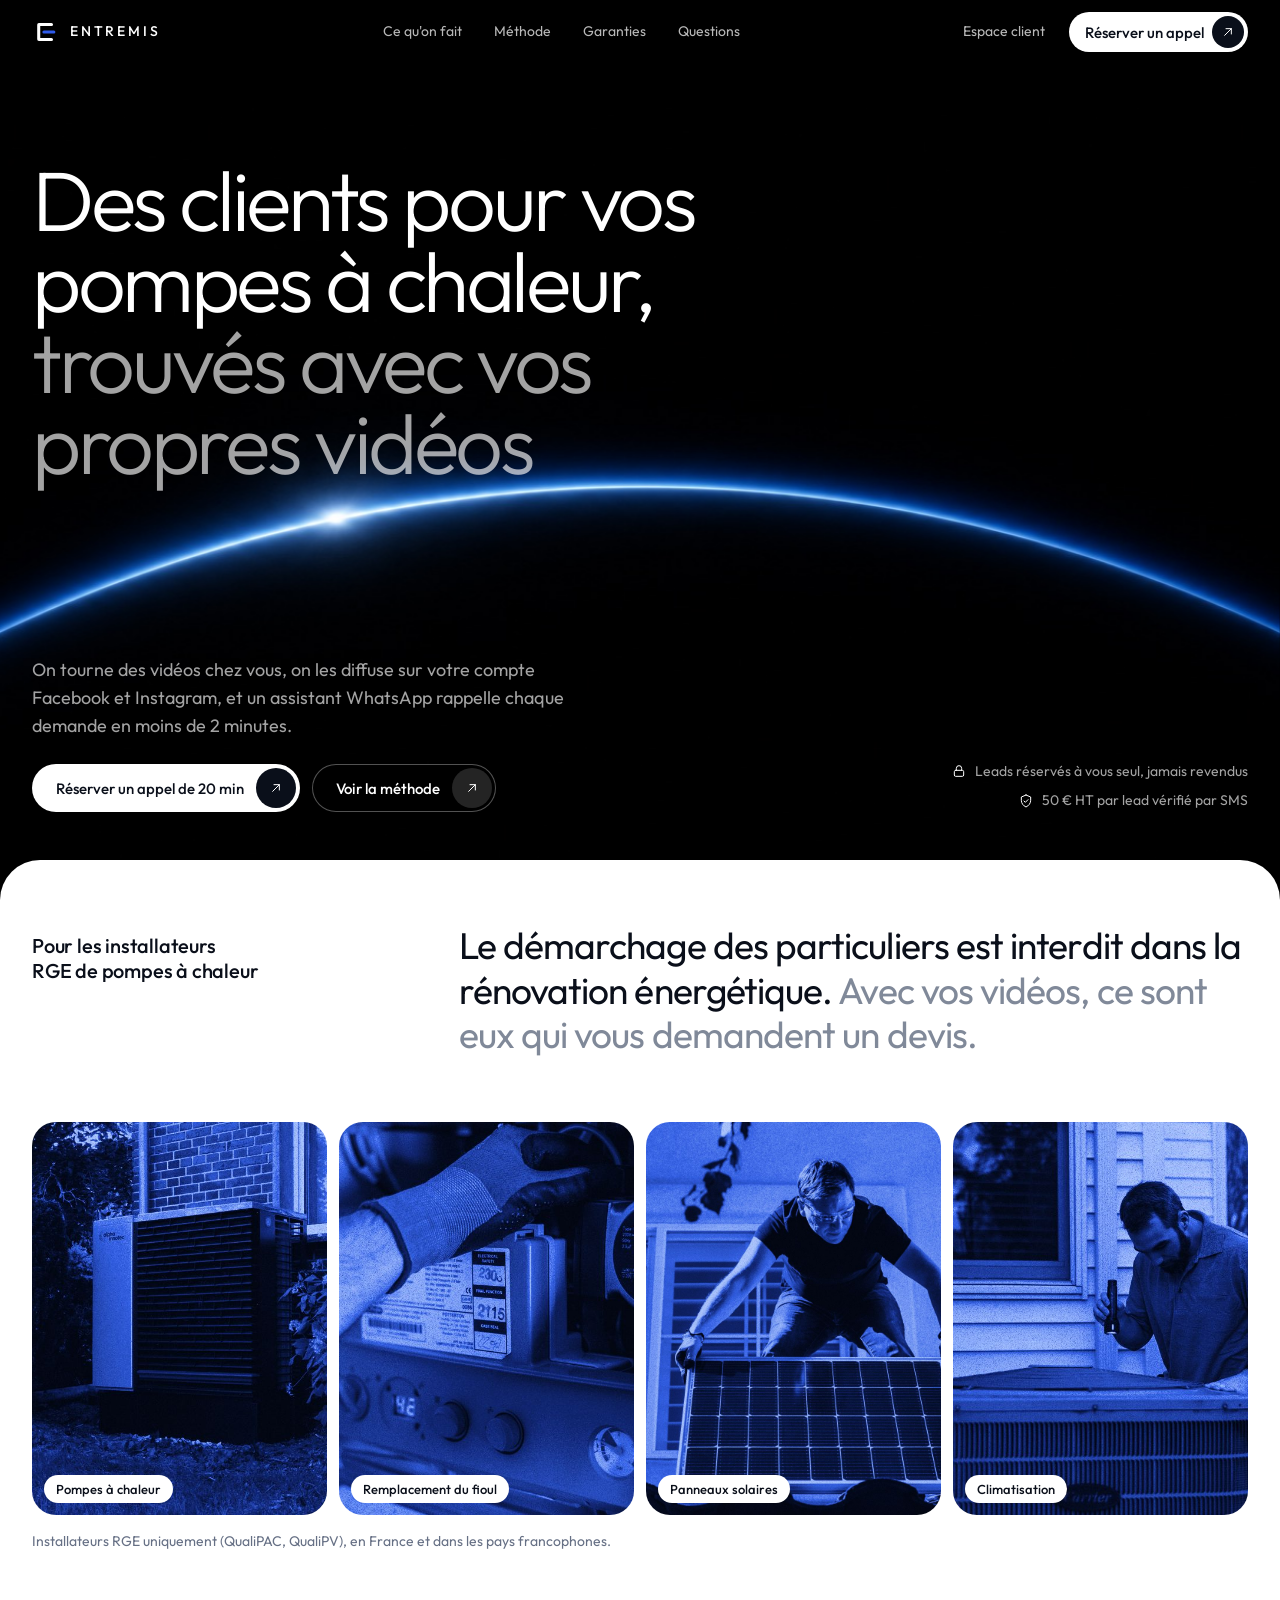
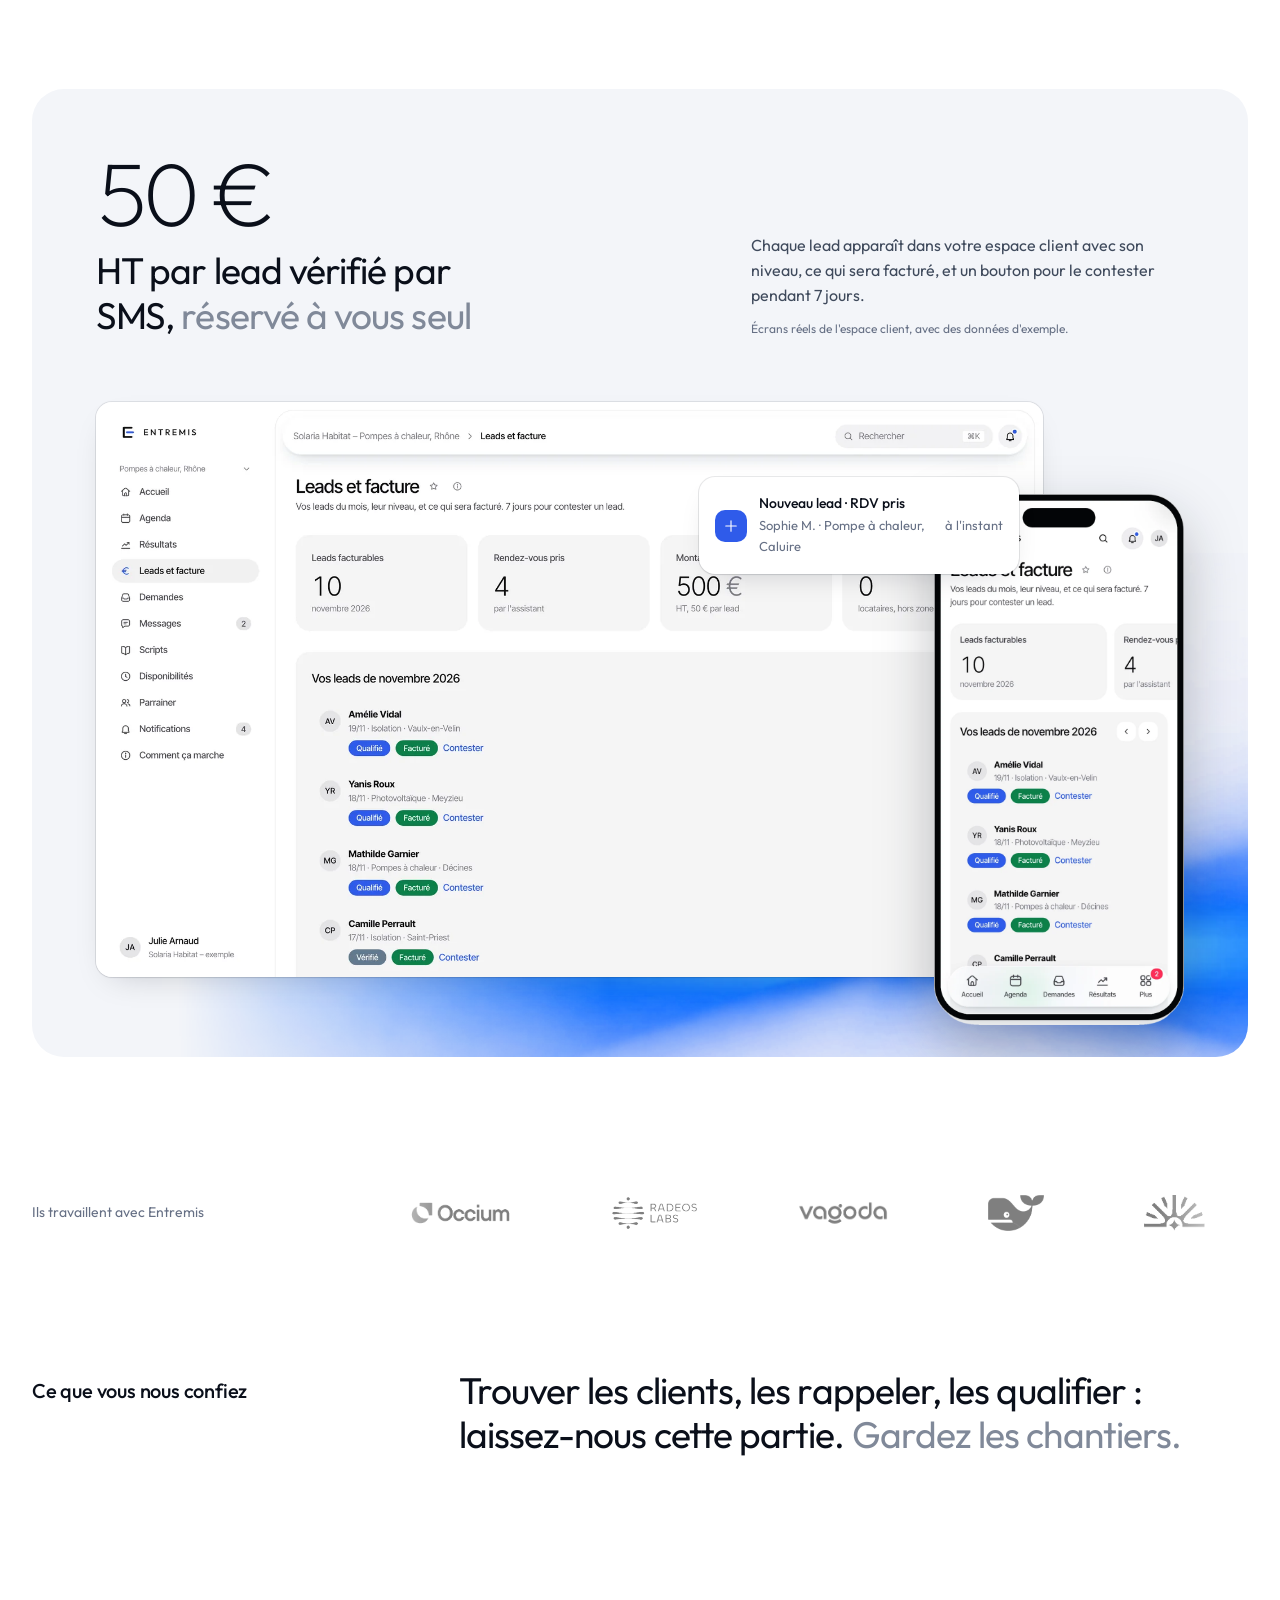
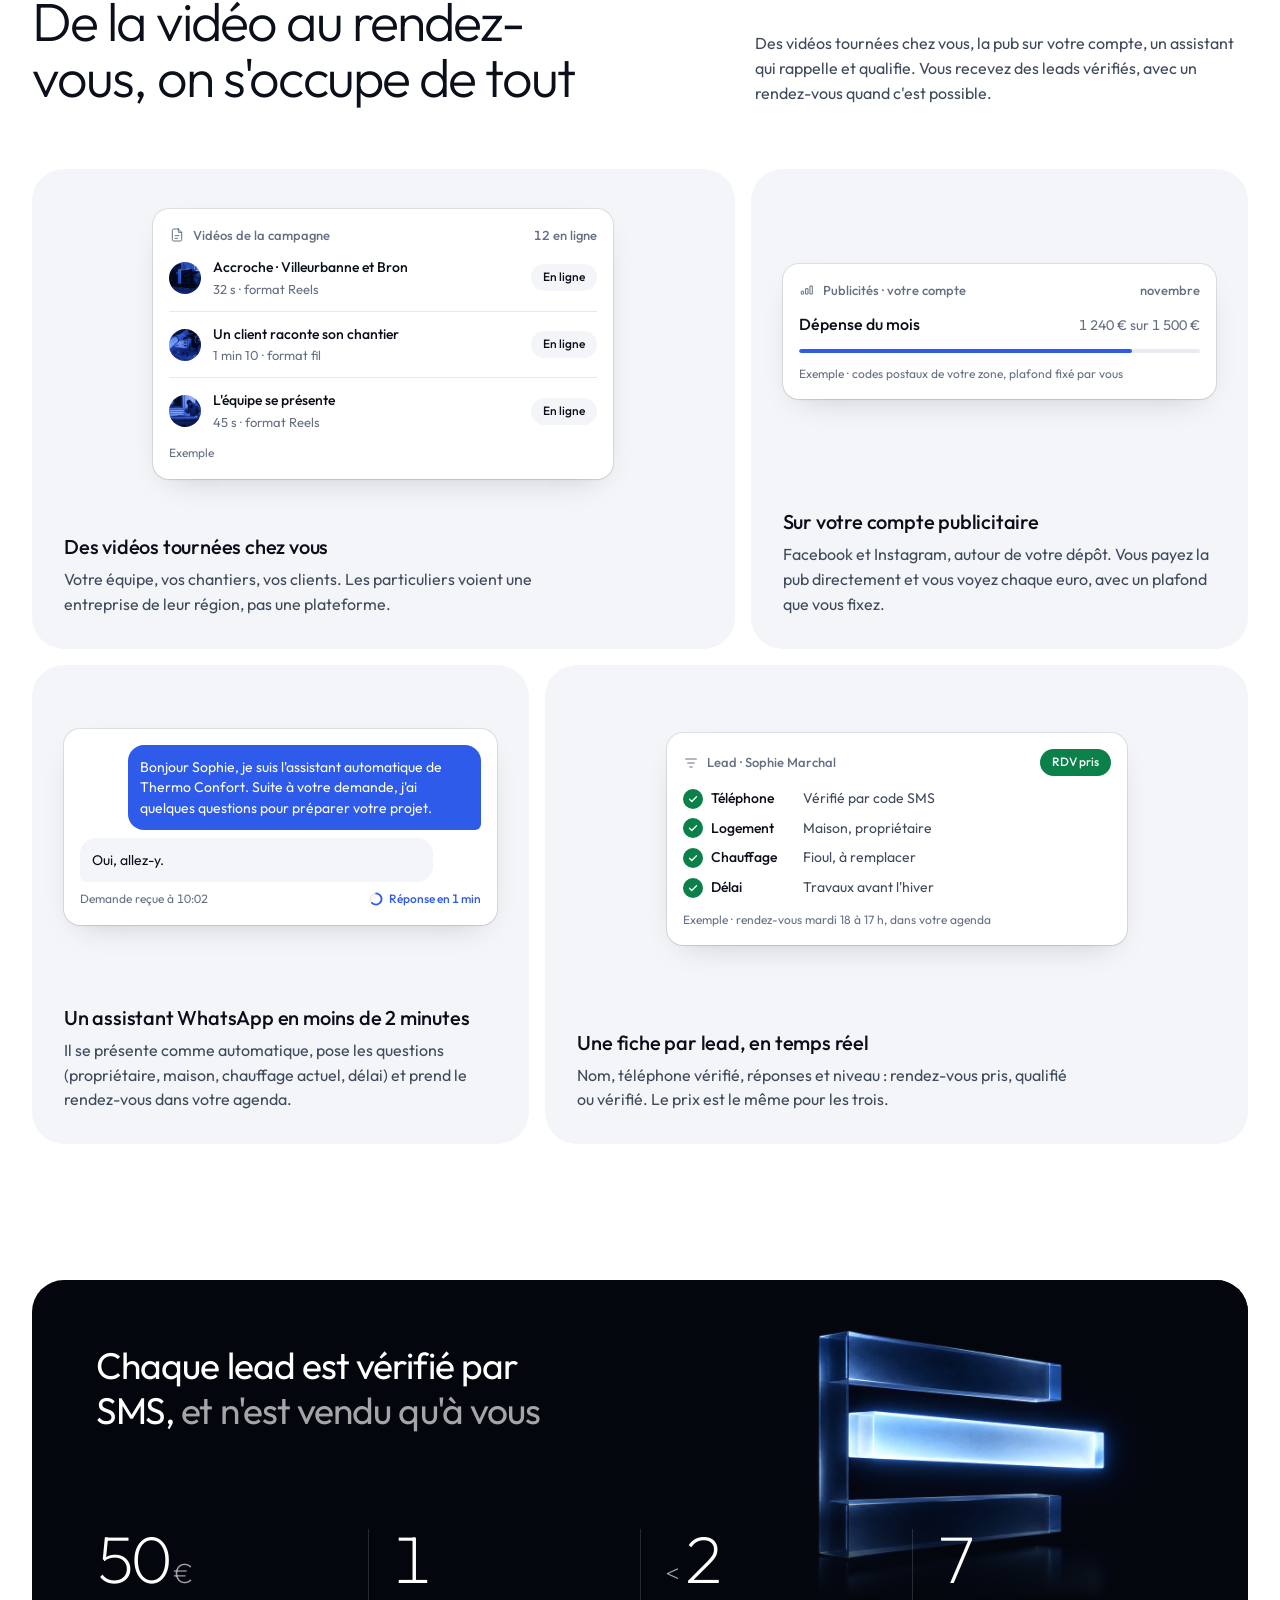
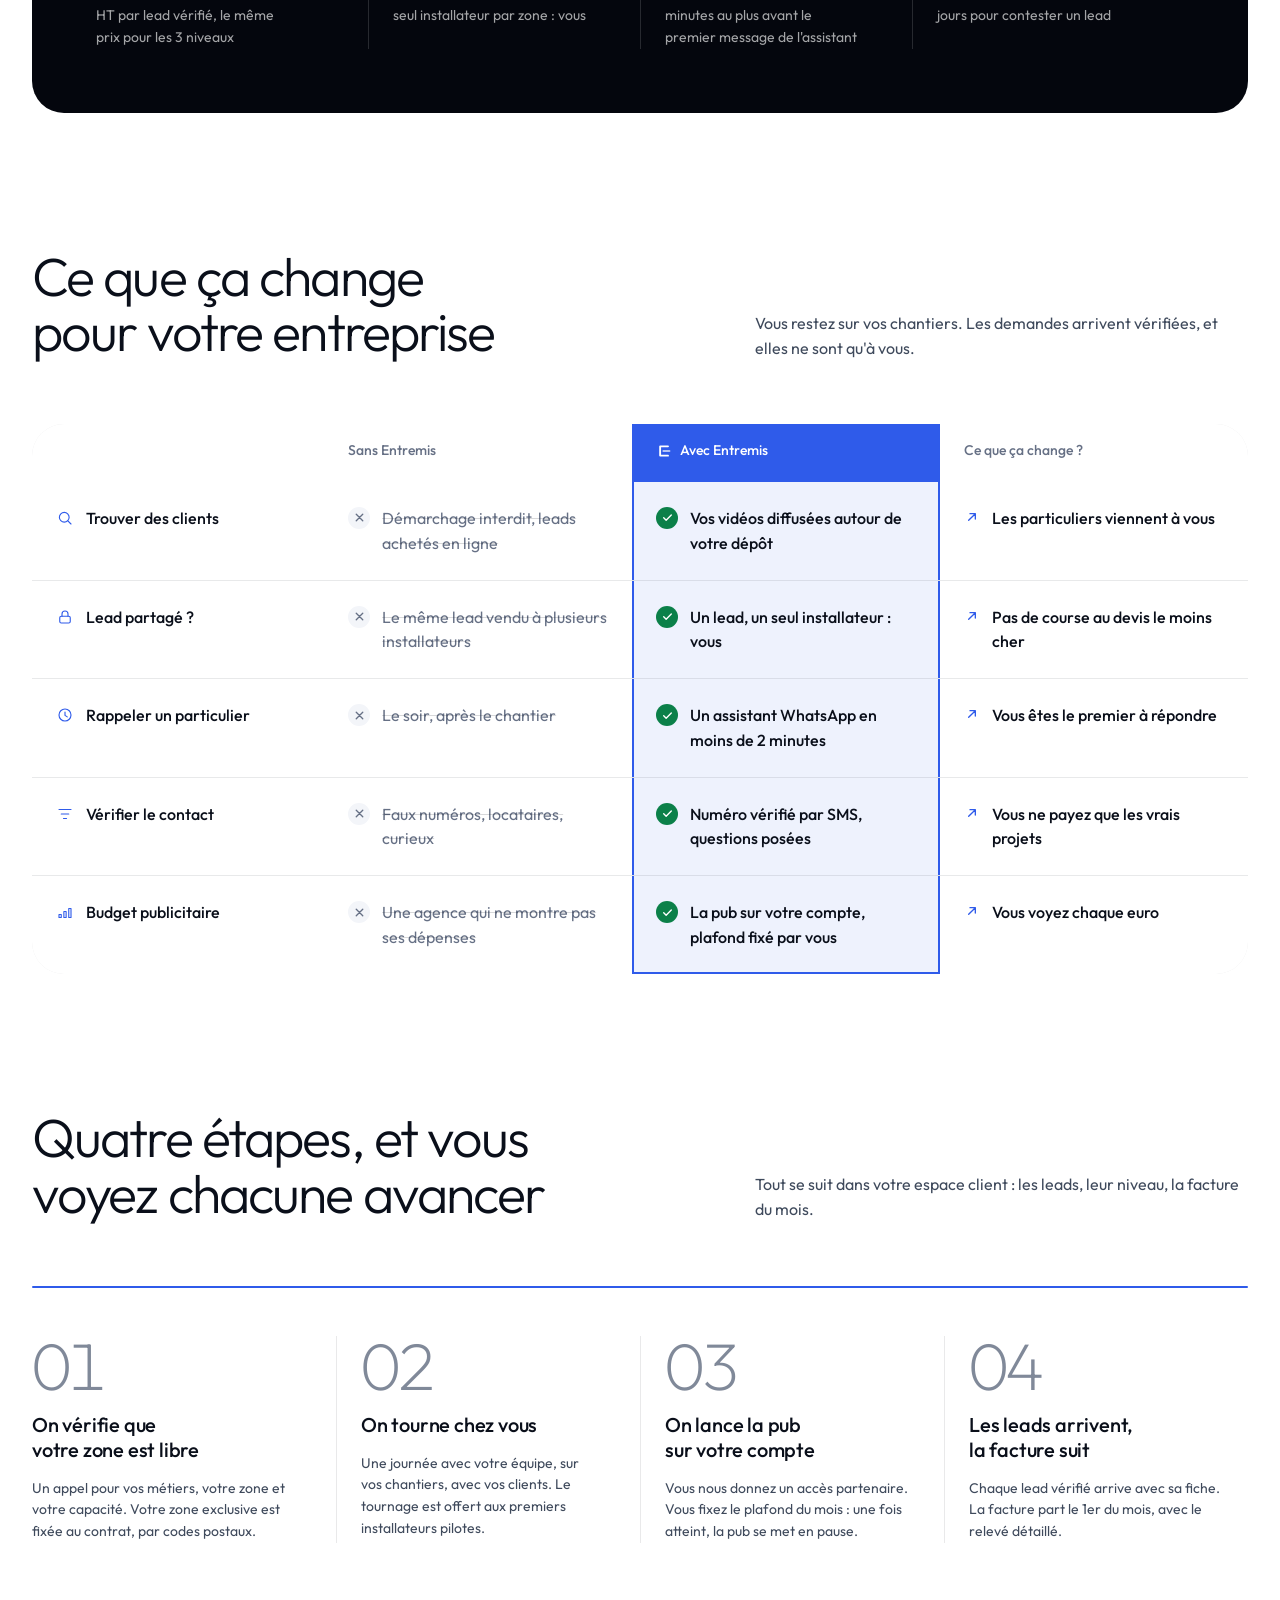
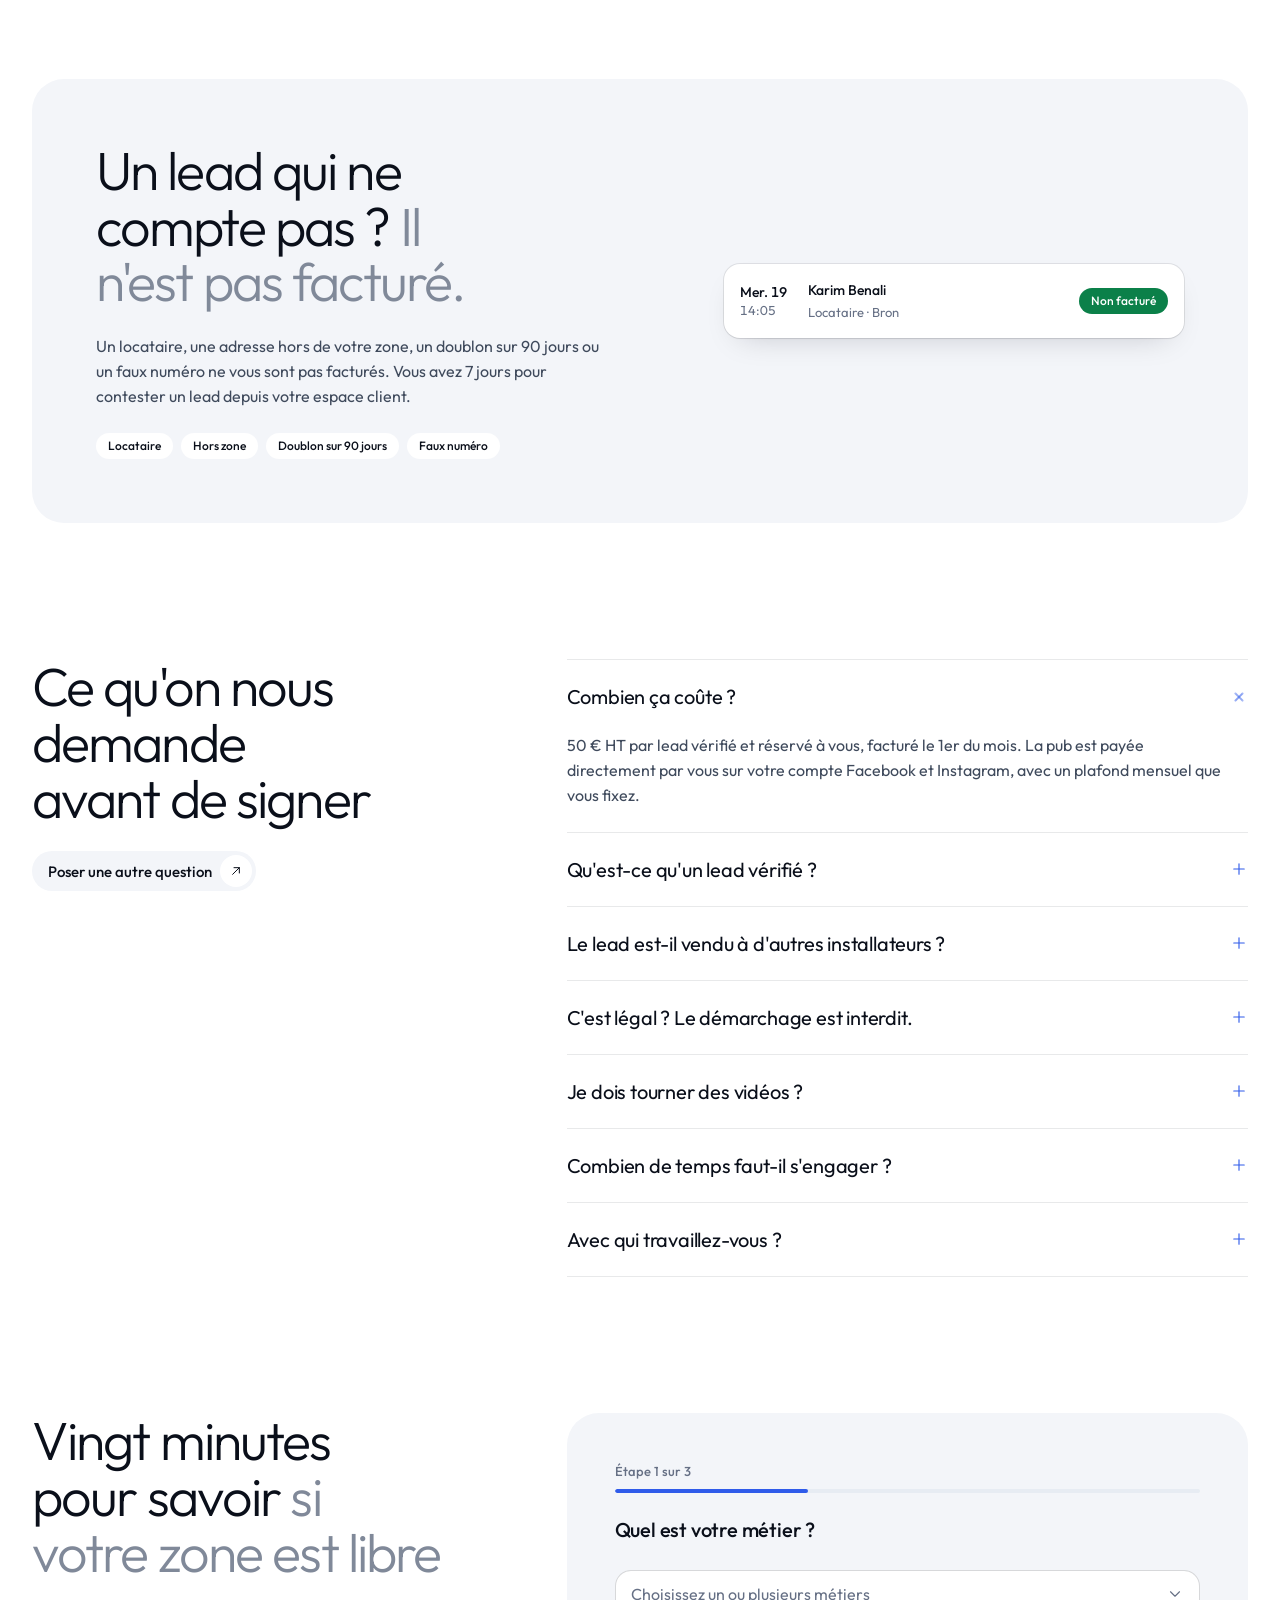
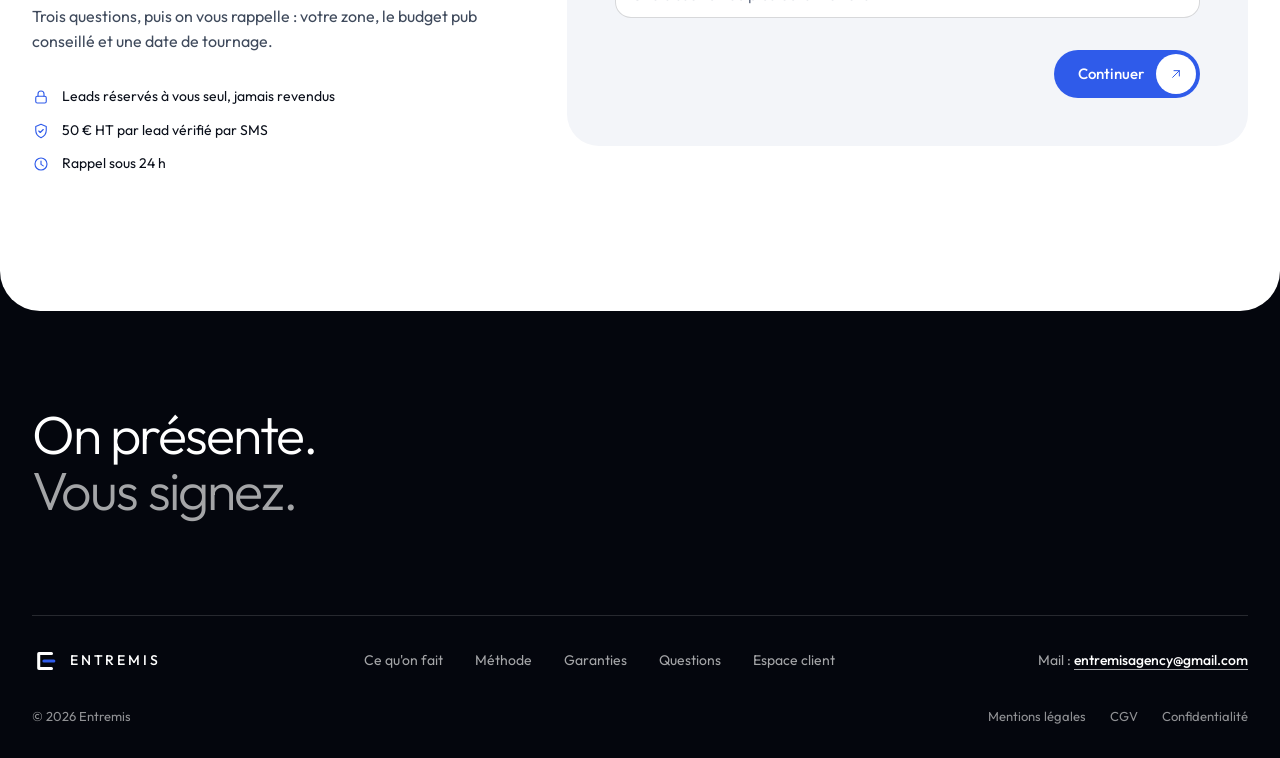
<file: index.html>
<!doctype html>
<html lang="fr">
<head>
<meta charset="utf-8">
<meta name="viewport" content="width=device-width, initial-scale=1, viewport-fit=cover">
<title>Entremis · Leads exclusifs pour installateurs de pompes à chaleur</title>
<meta name="description" content="Entremis tourne vos vidéos, les diffuse sur votre compte Meta et rappelle chaque demande sur WhatsApp. 50 € HT par lead vérifié, réservé à vous seul.">
<meta name="theme-color" content="#000000">
<link rel="canonical" href="https://entremisagency.github.io/">
<link rel="icon" href="favicon.ico" sizes="any">
<link rel="icon" href="img/favicon.svg" type="image/svg+xml">
<link rel="apple-touch-icon" href="img/apple-touch-icon.png">
<meta property="og:type" content="website">
<meta property="og:locale" content="fr_FR">
<meta property="og:site_name" content="Entremis">
<meta property="og:title" content="Entremis · Des clients pour vos pompes à chaleur, trouvés avec vos propres vidéos">
<meta property="og:description" content="Entremis tourne vos vidéos, les diffuse sur votre compte Meta et rappelle chaque demande sur WhatsApp. 50 € HT par lead vérifié, réservé à vous seul.">
<meta property="og:url" content="https://entremisagency.github.io/">
<meta property="og:image" content="https://entremisagency.github.io/img/partage.jpg">
<meta property="og:image:width" content="1200">
<meta property="og:image:height" content="630">
<meta property="og:image:alt" content="Entremis : des clients pour vos pompes à chaleur, trouvés avec vos propres vidéos">
<meta name="twitter:card" content="summary_large_image">
<link rel="preconnect" href="https://fonts.googleapis.com">
<link rel="preconnect" href="https://fonts.gstatic.com" crossorigin>
<link rel="stylesheet" href="https://fonts.googleapis.com/css2?family=Outfit:wght@200;300;400;500&display=swap">
<link rel="stylesheet" href="tokens.css">
<script>
/* Animations seulement si le visiteur ne les a pas coupées dans son système. */
(function(){
  var d=document.documentElement;
  /* ?fixe dans l'adresse : page sans animation, pour les captures d'écran */
  if(/[?&]fixe\b/.test(location.search)) return;
  if(!(window.matchMedia && matchMedia('(prefers-reduced-motion: reduce)').matches)){ d.classList.add('anim'); setTimeout(function(){d.classList.add('intro-done')},3600); }
})();
</script>
<style>
/* Entremis — site vitrine, version 2 (20 nov. 2026). Règles : DESIGN.md à la racine. Valeurs : tokens.css. */

/* ---------- Base ---------- */
*,*::before,*::after{box-sizing:border-box;margin:0;padding:0}
[hidden]{display:none!important}
html{-webkit-text-size-adjust:100%;text-size-adjust:100%;background:var(--color-nuit);scrollbar-color:var(--color-ton-2) var(--color-blanc)}
@media (prefers-reduced-motion:no-preference){html{scroll-behavior:smooth}}
body{background:var(--color-nuit);color:var(--color-texte);font:var(--weight-body) var(--text-body)/var(--leading-body) var(--font);-webkit-font-smoothing:antialiased;-moz-osx-font-smoothing:grayscale;overflow-x:clip;caret-color:var(--color-action)}
::selection{background:var(--color-action);color:var(--color-sur-action)}
img,svg{display:block;max-width:100%}
ul,ol{list-style:none}
a{color:inherit;text-underline-offset:4px}
button{font:inherit;color:inherit}
:focus-visible{outline:2px solid var(--color-action);outline-offset:3px;border-radius:var(--radius-xs)}
.hero :focus-visible,.night :focus-visible,.footer :focus-visible,.nav:not(.is-solid) :focus-visible{outline-color:var(--color-sur-nuit)}
.wrap{width:min(100% - 2 * var(--gutter),var(--container));margin-inline:auto}
.sr-only{position:absolute;width:1px;height:1px;padding:0;margin:-1px;overflow:hidden;clip:rect(0,0,0,0);white-space:nowrap;border:0}
.skip{position:fixed;top:var(--space-2);left:var(--space-2);z-index:100;padding:var(--space-2) var(--space-4);border-radius:var(--radius-pill);background:var(--color-blanc);color:var(--color-encre);font-size:var(--text-small);text-decoration:none;transform:translateY(-200%)}
.skip:focus{transform:none}
.show-sm{display:none}
.icon{width:var(--icon);height:var(--icon);flex:none;stroke:currentColor;fill:none;stroke-width:1.5;stroke-linecap:round;stroke-linejoin:round}
.tabnum{font-variant-numeric:tabular-nums}

/* ---------- Typo ---------- */
.t-hero{font-weight:var(--weight-display);font-size:var(--text-hero);line-height:var(--leading-hero);letter-spacing:var(--track-hero);text-wrap:balance;color:var(--color-sur-nuit)}
.t-display{font-weight:var(--weight-display);font-size:var(--text-display);line-height:var(--leading-display);letter-spacing:var(--track-display);text-wrap:balance;color:var(--color-encre)}
.t-statement{font-weight:var(--weight-body);font-size:var(--text-statement);line-height:var(--leading-statement);letter-spacing:var(--track-statement);text-wrap:pretty;color:var(--color-encre)}
.t-number{font-weight:var(--weight-number);font-size:var(--text-number);line-height:.9;letter-spacing:var(--track-number);font-variant-numeric:tabular-nums}
.title{font-weight:var(--weight-strong);font-size:var(--text-title);line-height:var(--leading-title);letter-spacing:var(--track-title);color:var(--color-encre);text-wrap:balance}
.text{color:var(--color-texte);max-width:60ch;text-wrap:pretty}
.caption{font-size:var(--text-caption);font-weight:var(--weight-strong);color:var(--color-gris-texte)}
.example{font-size:var(--text-micro);color:var(--color-gris-texte)}
.tone{color:var(--color-ton-2)}
.hero .tone,.night .tone,.footer .tone{color:var(--color-sur-nuit-2)}

/* ---------- Boutons : pilule + pastille ronde avec la flèche ---------- */
.btn{display:inline-flex;align-items:center;gap:var(--space-3);height:var(--button-h);padding:0 calc((var(--button-h) - var(--arrow-tile)) / 2) 0 var(--space-5);border:0;border-radius:var(--radius-pill);font:var(--weight-strong) var(--text-button)/1 var(--font);text-decoration:none;white-space:nowrap;cursor:pointer;transition:background-color var(--dur-fast) var(--ease),color var(--dur-fast) var(--ease),box-shadow var(--dur-fast) var(--ease),transform var(--dur-fast) var(--ease)}
.btn:active{transform:scale(.97)}
.btn-tile{display:grid;place-items:center;flex:none;width:var(--arrow-tile);height:var(--arrow-tile);border-radius:50%;overflow:hidden;transition:background-color var(--dur-fast) var(--ease),color var(--dur-fast) var(--ease)}
.btn-tile .icon{width:16px;height:16px;transition:transform var(--dur-base) var(--ease-out)}
.btn:hover .btn-tile .icon,.btn:focus-visible .btn-tile .icon{transform:translate(2px,-2px)}
.btn-primary{background:var(--color-action);color:var(--color-sur-action)}
.btn-primary:hover{background:var(--color-action-survol)}
.btn-primary .btn-tile{background:var(--color-blanc);color:var(--color-action)}
.btn-light{background:var(--color-blanc);color:var(--color-encre)}
.btn-light:hover{background:var(--color-gris-2)}
.btn-light .btn-tile{background:var(--color-encre);color:var(--color-blanc)}
.btn-ghost{background:transparent;color:var(--color-sur-nuit);box-shadow:inset 0 0 0 1px var(--color-nuit-trait-fort)}
.btn-ghost:hover{box-shadow:inset 0 0 0 1px var(--color-sur-nuit)}
.btn-ghost .btn-tile{background:var(--color-nuit-trait);color:var(--color-sur-nuit)}
.btn-secondary{background:var(--color-gris-1);color:var(--color-encre)}
.btn-secondary:hover{background:var(--color-gris-2)}
.btn-secondary .btn-tile{background:var(--color-blanc);color:var(--color-encre)}
.btn-sm{height:var(--button-h-sm);padding:0 var(--space-1) 0 var(--space-4);gap:var(--space-2)}
.btn-sm .btn-tile{width:var(--arrow-tile-sm);height:var(--arrow-tile-sm)}

/* ---------- Navigation ---------- */
.nav{position:fixed;inset:0 0 auto;z-index:50;color:var(--color-sur-nuit);transition:background-color var(--dur-base) var(--ease),color var(--dur-base) var(--ease),box-shadow var(--dur-base) var(--ease)}
.nav.is-solid{background:color-mix(in srgb,var(--color-blanc) 88%,transparent);-webkit-backdrop-filter:saturate(1.6) blur(16px);backdrop-filter:saturate(1.6) blur(16px);color:var(--color-encre);box-shadow:0 1px 0 var(--color-trait)}
.nav-bar{display:flex;align-items:center;gap:var(--space-6);height:var(--nav-h)}
.logo{display:inline-flex;align-items:center;gap:var(--space-3);text-decoration:none;font-weight:var(--weight-strong);font-size:var(--text-small);letter-spacing:.2em}
.logo svg{width:26px;height:26px}
.nav-links{display:flex;gap:var(--space-6);margin-inline:auto}
.nav-links a,.nav-client{font-size:var(--text-small);text-decoration:none;opacity:.72;transition:opacity var(--dur-fast) var(--ease)}
.nav-links a:hover,.nav-client:hover{opacity:1}
.nav-right{display:flex;align-items:center;gap:var(--space-5)}
.btn-nav{background:var(--color-blanc);color:var(--color-encre)}
.btn-nav .btn-tile{background:var(--color-encre);color:var(--color-blanc)}
.btn-nav:hover{background:var(--color-gris-2)}
.nav.is-solid .btn-nav{background:var(--color-action);color:var(--color-sur-action)}
.nav.is-solid .btn-nav .btn-tile{background:var(--color-blanc);color:var(--color-action)}
.nav.is-solid .btn-nav:hover{background:var(--color-action-survol)}
.nav-menu-btn{display:none;place-items:center;width:var(--button-h-sm);height:var(--button-h-sm);border:0;border-radius:50%;background:var(--color-nuit-trait);cursor:pointer;transition:background-color var(--dur-fast) var(--ease)}
.nav.is-solid .nav-menu-btn{background:var(--color-gris-1)}
.nav-menu-btn .i-close,.nav-menu-btn[aria-expanded="true"] .i-open{display:none}
.nav-menu-btn[aria-expanded="true"] .i-close{display:block}
.nav-menu{position:absolute;top:calc(var(--nav-h) - var(--space-1));left:var(--gutter);right:var(--gutter);display:grid;gap:2px;padding:var(--space-3);border-radius:var(--radius-lg);background:var(--color-blanc);color:var(--color-encre);box-shadow:var(--shadow-menu),0 0 0 1px var(--color-trait)}
.anim .nav-menu:not([hidden]){animation:menu-in var(--dur-base) var(--ease-out)}
@keyframes menu-in{from{opacity:0;transform:translateY(-6px) scale(.98)}to{opacity:1;transform:none}}
.nav-menu > a{display:flex;align-items:center;justify-content:space-between;padding:var(--space-4);border-radius:var(--radius-md);font-size:var(--text-body-lg);text-decoration:none}
.nav-menu > a:hover{background:var(--color-gris-1)}
.nav-menu > a .icon{color:var(--color-gris-texte)}
.nav-menu-actions{display:grid;gap:var(--space-2);padding:var(--space-3) var(--space-1) var(--space-1)}
.nav-menu-actions .btn{justify-content:space-between}

/* ---------- Héros de nuit ---------- */
.hero{position:relative;isolation:isolate;display:flex;flex-direction:column;justify-content:space-between;gap:var(--space-8);min-height:clamp(720px,100svh,960px);padding:calc(var(--nav-h) + var(--space-9)) 0 calc(var(--space-7) + var(--sheet-overlap));background:var(--color-space);color:var(--color-sur-nuit);overflow:hidden}
.hero-media{position:absolute;inset:0;z-index:-1}
.hero-media img{position:absolute;left:0;top:var(--arc-top,12%);width:100%;height:100%;object-fit:cover;object-position:50% 0%;transform-origin:50% 45%}
.hero h1{max-width:14ch}
.hero-foot{display:grid;grid-template-columns:minmax(0,1fr) auto;align-items:end;gap:var(--space-6)}
.hero-copy{display:grid;gap:var(--space-5);justify-items:start}
.hero-lead{max-width:46ch;font-size:var(--text-body-lg);color:var(--color-sur-nuit-2);text-wrap:pretty}
.actions{display:flex;flex-wrap:wrap;gap:var(--space-3)}
.hero-promises{display:grid;gap:var(--space-2);justify-items:end}
.hero-promises li{display:flex;align-items:center;gap:var(--space-2);font-size:var(--text-small);color:var(--color-sur-nuit-2)}
.hero-promises .icon{width:16px;height:16px;color:var(--color-sur-nuit)}
/* L'éclipse se règle une fois au chargement. Les textes ne bougent pas (Marc, 20 nov. 2026). */
.anim .hero-media img{animation:img-settle 2.6s var(--ease-out) both}
@keyframes img-settle{from{opacity:0;transform:scale(1.08)}to{opacity:1;transform:none}}
.intro-done .hero-media img{animation:none}

/* ---------- La feuille blanche ---------- */
.sheet{position:relative;z-index:1;margin-top:calc(-1 * var(--sheet-overlap));padding-bottom:var(--space-section);border-radius:var(--radius-sheet);background:var(--color-blanc)}
.sec{padding-top:var(--space-section)}
.sec:first-child{padding-top:var(--space-8)}
/* En-tête A : titre court à gauche, grande phrase à droite */
.head-a{display:grid;grid-template-columns:minmax(0,4fr) minmax(0,8fr);gap:var(--space-6);align-items:start}
.head-a > .title{padding-top:.45em}
/* En-tête B : titre à gauche, texte court à droite */
.head-b{display:grid;grid-template-columns:minmax(0,7fr) minmax(0,5fr);gap:var(--space-6);align-items:end;margin-bottom:var(--space-8)}
.head-b .t-display{max-width:17ch}
.head-b-side{display:grid;gap:var(--space-5);justify-items:start}

/* ---------- Pour qui + métiers ---------- */
.trades{display:grid;grid-template-columns:repeat(4,minmax(0,1fr));gap:var(--space-3);margin-top:var(--space-8)}
.trades figure{position:relative;aspect-ratio:3/4;border-radius:var(--radius-lg);overflow:hidden;background:var(--color-nuit)}
.trades img{width:100%;height:100%;object-fit:cover}
.trades figcaption{position:absolute;left:var(--space-3);bottom:var(--space-3);padding:var(--space-1) var(--space-3);border-radius:var(--radius-pill);background:var(--color-blanc);color:var(--color-encre);font-size:var(--text-caption);font-weight:var(--weight-strong)}
.trades-more{margin-top:var(--space-4);font-size:var(--text-small);color:var(--color-gris-texte)}

/* ---------- Carte de preuve ---------- */
.proof{position:relative;isolation:isolate;display:grid;gap:var(--space-8);padding:var(--space-8) var(--space-8) var(--space-7);border-radius:var(--radius-xl);background:var(--color-gris-1);overflow:hidden}
.proof-light{position:absolute;z-index:-1;left:12%;right:-30%;bottom:-30%;height:82%;pointer-events:none;-webkit-mask-image:linear-gradient(90deg,transparent,#000 30%);mask-image:linear-gradient(90deg,transparent,#000 30%)}
.proof-light img{width:100%;height:100%;object-fit:cover}
.proof-copy{display:grid;grid-template-columns:minmax(0,7fr) minmax(0,5fr);align-items:end;gap:var(--space-7)}
.proof-title{display:grid;gap:var(--space-4)}
.proof-title .t-number{color:var(--color-encre)}
.proof-title .t-statement{max-width:18ch}
.proof-side .text{max-width:40ch}
/* Les vrais écrans de l'espace client (pris sur le prototype de la webapp) */
.proof-side{display:grid;gap:var(--space-3)}
.proof-shots{position:relative;padding-right:13%;margin-bottom:var(--space-6)}
.shot-desk img{width:100%;height:auto;border-radius:var(--radius-md);box-shadow:var(--shadow-ui),0 0 0 1px var(--color-trait)}
.shot-phone{position:absolute;right:0;bottom:calc(-1 * var(--space-7));width:23%;filter:var(--drop-objet)}
.shot-phone img{width:100%;height:auto}
.pv-toast{position:absolute;top:13%;right:calc(13% + var(--space-5));width:320px;opacity:0;transform:translateY(-8px);pointer-events:none;transition:opacity var(--dur-base) var(--ease-out),transform var(--dur-base) var(--ease-out)}
.pv-toast.is-on{opacity:1;transform:none}

/* ---------- Morceaux d'interface ---------- */
.ui{display:grid;gap:var(--space-3);padding:var(--space-4);border-radius:var(--radius-md);background:var(--color-blanc);box-shadow:var(--shadow-ui),0 0 0 1px var(--color-trait);font-size:var(--text-small);color:var(--color-encre)}
.ui-head{display:flex;justify-content:space-between;align-items:center;gap:var(--space-3);color:var(--color-gris-texte);font-size:var(--text-caption);font-weight:var(--weight-strong)}
.ui-head span{display:flex;align-items:center;gap:var(--space-2)}
.ui-head .icon{width:16px;height:16px}
.notif{display:grid;grid-template-columns:auto 1fr auto;gap:var(--space-3);align-items:center}
.notif .mark-ico{display:grid;place-items:center;width:var(--avatar);height:var(--avatar);border-radius:var(--radius-sm);background:var(--color-action);color:var(--color-sur-action)}
.notif b{display:block;font-weight:var(--weight-strong)}
.notif span{color:var(--color-gris-texte);font-size:var(--text-caption)}
.rdv{display:grid;grid-template-columns:56px minmax(0,1fr) auto;gap:var(--space-3);align-items:center}
.rdv time{color:var(--color-gris-texte);font-size:var(--text-caption);line-height:1.3;font-variant-numeric:tabular-nums}
.rdv time b{display:block;color:var(--color-encre);font-weight:var(--weight-strong);font-size:var(--text-small);white-space:nowrap}
.rdv .who{min-width:0}
.rdv .who b{display:block;font-weight:var(--weight-strong);white-space:nowrap;overflow:hidden;text-overflow:ellipsis}
.rdv .who span{display:block;color:var(--color-gris-texte);font-size:var(--text-caption);white-space:nowrap;overflow:hidden;text-overflow:ellipsis}
.state{padding:var(--space-1) var(--space-3);border-radius:var(--radius-pill);font-size:var(--text-micro);font-weight:var(--weight-strong);white-space:nowrap}
.state-ok{background:var(--color-etat-ok);color:var(--color-sur-etat)}
.state-wait{background:var(--color-etat-attente);color:var(--color-sur-etat)}
.checks{display:grid;gap:var(--space-2)}
.checks li{display:grid;grid-template-columns:20px 84px minmax(0,1fr);gap:var(--space-2);align-items:center}
.checks .ok{display:grid;place-items:center;width:20px;height:20px;border-radius:50%;background:var(--color-etat-ok);color:var(--color-sur-etat)}
.checks .ok.wait{background:var(--color-etat-attente)}
.checks .ok svg{width:12px;height:12px;stroke-width:2.5}
.checks b{font-weight:var(--weight-strong)}
.checks span:last-child{color:var(--color-texte);white-space:nowrap;overflow:hidden;text-overflow:ellipsis}
.chip{display:inline-flex;align-items:center;gap:var(--space-2);padding:var(--space-1) var(--space-3);border-radius:var(--radius-pill);background:var(--color-gris-1);font-size:var(--text-micro);font-weight:var(--weight-strong);color:var(--color-encre)}
.chip .icon{width:13px;height:13px;color:var(--color-action)}
.chips{display:flex;flex-wrap:wrap;gap:var(--space-2)}
.avatar-photo{width:var(--avatar);height:var(--avatar);border-radius:50%;object-fit:cover;background:var(--color-gris-2)}
.account{display:grid;grid-template-columns:var(--avatar) minmax(0,1fr) auto;gap:var(--space-3);align-items:center}
.account + .account{padding-top:var(--space-3);border-top:1px solid var(--color-trait)}
.account b{display:block;font-weight:var(--weight-strong)}
.account div span{display:block;color:var(--color-gris-texte);font-size:var(--text-caption)}
.thread{display:grid;gap:var(--space-2)}
.msg{max-width:88%;padding:var(--space-3);border-radius:var(--radius-md);font-size:var(--text-small);line-height:1.45}
.msg-in{background:var(--color-gris-1);border-bottom-left-radius:var(--radius-xs)}
.msg-out{justify-self:end;min-height:2.9em;background:var(--color-action);color:var(--color-sur-action);border-bottom-right-radius:var(--radius-xs)}
.msg-meta{display:flex;justify-content:space-between;gap:var(--space-3);color:var(--color-gris-texte);font-size:var(--text-micro);font-variant-numeric:tabular-nums}
.msg-meta b{color:var(--color-action);font-weight:var(--weight-strong);transition:opacity var(--dur-base) var(--ease)}
.timer{display:inline-flex;align-items:center;gap:6px}
.timer svg{width:14px;height:14px;transform:rotate(-90deg)}
.timer-track{fill:none;stroke:var(--color-gris-2);stroke-width:2.5}
.timer-fill{fill:none;stroke:var(--color-action);stroke-width:2.5;stroke-linecap:round;stroke-dasharray:37 60}
.invite-when{display:flex;justify-content:space-between;align-items:baseline;gap:var(--space-3);font-variant-numeric:tabular-nums}
.invite-when b{font-weight:var(--weight-strong);font-size:var(--text-body)}
.invite-when span{color:var(--color-gris-texte)}
.invite-title{padding:var(--space-3);border-radius:var(--radius-sm);background:var(--color-action);color:var(--color-sur-action);font-weight:var(--weight-strong)}
.invite-rows{display:grid;gap:var(--space-2);color:var(--color-texte)}
.invite-rows li{display:flex;align-items:center;gap:var(--space-3)}
.invite-rows .icon{width:16px;height:16px;color:var(--color-gris-texte)}
.invite-face{width:20px;height:20px;margin-left:-2px}

/* ---------- Logos clients ---------- */
.clients-row{display:grid;grid-template-columns:minmax(0,3fr) minmax(0,9fr);gap:var(--space-6);align-items:center}
.clients-row h2{font-size:var(--text-small);font-weight:var(--weight-body);color:var(--color-gris-texte)}
.marquee{overflow:hidden;-webkit-mask-image:linear-gradient(90deg,transparent,#000 10%,#000 90%,transparent);mask-image:linear-gradient(90deg,transparent,#000 10%,#000 90%,transparent)}
.marquee-track{display:flex;width:max-content}
.anim .marquee-track{animation:marquee var(--dur-marquee) linear infinite}
.marquee:hover .marquee-track{animation-play-state:paused}
@keyframes marquee{to{transform:translateX(-50%)}}
.logo-row{display:flex;flex-shrink:0;align-items:center}
.logo-row li{padding-inline:var(--space-7)}
.logo-row img{height:28px;width:auto;opacity:.5;transition:opacity var(--dur-fast) var(--ease)}
.logo-row .is-mark img{height:40px}
.logo-row img[src*="radeos"]{height:38px}
.logo-row li:hover img{opacity:.9}
html:not(.anim) .marquee{-webkit-mask-image:none;mask-image:none}
html:not(.anim) .marquee-track{width:auto}
html:not(.anim) .logo-row{flex:1;flex-wrap:wrap;justify-content:flex-start;gap:var(--space-6) var(--space-7)}
html:not(.anim) .logo-row li{padding-inline:0}
html:not(.anim) .logo-row[aria-hidden]{display:none}


/* ---------- Ce qu'on fait ---------- */
.work{display:grid;grid-template-columns:repeat(12,minmax(0,1fr));gap:var(--space-4)}
.work-card{grid-column:span 6;display:grid;grid-template-rows:1fr auto;gap:var(--space-7);padding:var(--space-6);border-radius:var(--radius-xl);background:var(--color-gris-1);min-width:0}
.work-card.wide{grid-column:span 7}
.work-card.narrow{grid-column:span 5}
.work-stage{display:grid;place-items:center;min-height:260px}
.work-stage .ui{width:100%;max-width:460px;transition:transform var(--dur-base) var(--ease-out)}
.work-card:hover .work-stage .ui{transform:translateY(-3px)}
.work-copy{display:grid;gap:var(--space-2)}
.work-copy .text{max-width:46ch}

/* ---------- Carte de nuit et chiffres ---------- */
.night{position:relative;isolation:isolate;display:grid;gap:var(--space-9);padding:var(--space-8);border-radius:var(--radius-xl);background:var(--color-nuit);color:var(--color-sur-nuit);overflow:hidden}
.night-img{position:absolute;z-index:-1;top:-4%;right:-5%;width:56%;height:auto;mix-blend-mode:screen;pointer-events:none;-webkit-mask-image:linear-gradient(to bottom,#000 55%,transparent 88%);mask-image:linear-gradient(to bottom,#000 55%,transparent 88%)}
.night-title{max-width:19ch;color:var(--color-sur-nuit)}
.stats{display:grid;grid-template-columns:repeat(4,minmax(0,1fr))}
.stats > div{display:flex;flex-direction:column-reverse;justify-content:flex-end;gap:var(--space-4);padding:0 var(--space-5);border-left:1px solid var(--color-nuit-trait)}
.stats > div:first-child{padding-left:0;border-left:0}
.stats dd{display:flex;align-items:baseline;gap:var(--space-1);font-weight:var(--weight-number);font-size:var(--text-number-sm);line-height:.9;letter-spacing:var(--track-number);font-variant-numeric:tabular-nums}
.stats dd small{font-size:.42em;letter-spacing:0;color:var(--color-sur-nuit-2)}
.stats dt{max-width:22ch;font-size:var(--text-small);color:var(--color-sur-nuit-2);text-wrap:pretty}

/* ---------- Tableau « Ce que ça change ? » ---------- */
.compare-scroll{overflow-x:auto;border-radius:var(--radius-xl);box-shadow:inset 0 0 0 1px var(--color-trait)}
.compare{width:100%;min-width:760px;border-collapse:collapse;background:var(--color-blanc)}
.compare th,.compare td{padding:var(--space-5);text-align:left;vertical-align:top;border-bottom:1px solid var(--color-trait)}
.compare tr:last-child td,.compare tr:last-child th{border-bottom:0}
.compare thead th{padding-block:var(--space-4);font-size:var(--text-small);font-weight:var(--weight-strong);color:var(--color-gris-texte)}
.compare tbody th{width:24%;font-weight:var(--weight-strong);color:var(--color-encre)}
.compare tbody th div{display:flex;align-items:center;gap:var(--space-3)}
.compare tbody th .icon{color:var(--color-action)}
.compare td{width:25.3%;color:var(--color-texte)}
.us-head{display:inline-flex;align-items:center;gap:var(--space-2)}
.us-head svg{width:16px;height:16px}
.cmp{display:flex;align-items:flex-start;gap:var(--space-3)}
.mk{display:grid;place-items:center;flex:none;width:22px;height:22px;margin-top:1px;border-radius:50%}
.mk .icon{width:13px;height:13px;stroke-width:2.5}
.mk-no{background:var(--color-gris-1);color:var(--color-gris-texte)}
.mk-yes{background:var(--color-etat-ok);color:var(--color-sur-etat)}
.compare td.no{color:var(--color-gris-texte)}
.compare td.no .cmp-t{text-decoration:line-through;text-decoration-color:var(--color-trait-fort);text-decoration-thickness:1px}
.compare .col-us{background:var(--color-action-voile);box-shadow:inset 2px 0 0 var(--color-action),inset -2px 0 0 var(--color-action)}
.compare tbody tr:last-child td.col-us{box-shadow:inset 2px 0 0 var(--color-action),inset -2px 0 0 var(--color-action),inset 0 -2px 0 var(--color-action)}
.compare thead th.col-us{background:var(--color-action);color:var(--color-sur-action);--color-logo-bar:var(--color-sur-nuit-2)}
.compare td.col-us{font-weight:var(--weight-strong);color:var(--color-encre)}
.compare td.result{font-weight:var(--weight-strong);color:var(--color-encre)}
.compare .gain{width:16px;height:16px;margin-top:3px;color:var(--color-action);stroke-width:2}
.anim .compare-scroll:not(.is-in) .mk-yes{transform:scale(0)}
.anim .mk-yes{transition:transform var(--dur-base) var(--ease-out);transition-delay:calc(var(--i,0) * 120ms + 300ms)}

/* ---------- Méthode ---------- */
.steps-line{height:2px;margin-bottom:var(--space-7);border-radius:var(--radius-pill);background:var(--color-gris-2);overflow:hidden}
.steps-line i{display:block;width:var(--p,100%);height:100%;background:var(--color-action);transition:width 1.8s var(--ease-out)}
.steps{display:grid;grid-template-columns:repeat(4,minmax(0,1fr))}
.steps li{display:grid;align-content:start;gap:var(--space-4);padding:0 var(--space-5);border-left:1px solid var(--color-trait)}
.steps li:first-child{padding-left:0;border-left:0}
.step-n{font-weight:var(--weight-number);font-size:var(--text-number-sm);line-height:.9;letter-spacing:var(--track-number);color:var(--color-ton-2);font-variant-numeric:tabular-nums}
.steps p{font-size:var(--text-small);color:var(--color-texte);text-wrap:pretty}

/* ---------- Garantie ---------- */
.guarantee{display:grid;grid-template-columns:minmax(0,1fr) minmax(0,1fr);gap:var(--space-7);align-items:center;padding:var(--space-8);border-radius:var(--radius-xl);background:var(--color-gris-1)}
.guarantee-copy{display:grid;gap:var(--space-5);justify-items:start}
.guarantee .chip{background:var(--color-blanc)}
.swap{position:relative;display:grid;grid-template-areas:"one";width:100%;max-width:460px;justify-self:end}
.swap .rdv{grid-area:one}
.swap-old{opacity:0}
.swap-old .who b{text-decoration:line-through;text-decoration-color:var(--color-gris-texte)}

/* ---------- Questions ---------- */
.faq{display:grid;grid-template-columns:minmax(0,5fr) minmax(0,7fr);gap:var(--space-7);align-items:start}
.faq-intro{position:sticky;top:calc(var(--nav-h) + var(--space-6));display:grid;gap:var(--space-5);justify-items:start}
.faq details{border-top:1px solid var(--color-trait)}
.faq details:last-child{border-bottom:1px solid var(--color-trait)}
.faq summary{display:flex;justify-content:space-between;align-items:center;gap:var(--space-5);padding:var(--space-5) 0;list-style:none;cursor:pointer;font-size:var(--text-title);line-height:var(--leading-title);letter-spacing:var(--track-title);color:var(--color-encre)}
.faq summary::-webkit-details-marker{display:none}
.faq summary .icon{color:var(--color-action);transition:transform var(--dur-base) var(--ease-out)}
.faq details[open] summary .icon{transform:rotate(45deg)}
.faq details p{max-width:60ch;padding-bottom:var(--space-5);color:var(--color-texte)}

/* ---------- Appel et formulaire ---------- */
.final{display:grid;grid-template-columns:minmax(0,5fr) minmax(0,7fr);gap:var(--space-7);align-items:start}
.final-copy{display:grid;gap:var(--space-5);align-content:start}
.reassure{display:grid;gap:var(--space-3);margin-top:var(--space-2)}
.reassure li{display:flex;align-items:center;gap:var(--space-3);font-size:var(--text-small);color:var(--color-encre)}
.reassure .icon{color:var(--color-action)}
.final-form{padding:var(--space-7);border-radius:var(--radius-xl);background:var(--color-gris-1)}
.lead-form{display:grid;gap:var(--space-5)}
.lf-step{display:grid;gap:var(--space-5);min-width:0;border:0}
.bar{height:4px;border-radius:var(--radius-pill);background:var(--color-gris-2);overflow:hidden}
.bar i{display:block;width:var(--p,33%);height:100%;border-radius:inherit;background:var(--color-action);transition:width var(--dur-reveal) var(--ease-out)}
.lf-progress{display:grid;gap:var(--space-2);font-size:var(--text-caption);font-weight:var(--weight-strong);color:var(--color-gris-texte)}
.lf-q{padding:0;font-weight:var(--weight-strong);font-size:var(--text-title);line-height:var(--leading-title);letter-spacing:var(--track-title);color:var(--color-encre);outline:none}
legend.lf-q{float:left;width:100%;margin-bottom:var(--space-1)}
legend.lf-q + *{clear:both}
.lf-hint{margin-top:calc(-1 * var(--space-3));font-size:var(--text-small);color:var(--color-gris-texte)}
/* Métiers : sélecteur déroulant à cases (plusieurs choix) */
.msel{display:grid;gap:var(--space-2)}
.msel-btn{display:flex;align-items:center;justify-content:space-between;gap:var(--space-3);width:100%;min-height:var(--button-h);padding:0 var(--space-4) 0 var(--space-4);border:0;border-radius:var(--radius-md);background:var(--color-blanc);box-shadow:inset 0 0 0 1px var(--color-trait-fort);font:var(--weight-body) var(--text-body) var(--font);color:var(--color-gris-texte);text-align:left;cursor:pointer;transition:box-shadow var(--dur-fast) var(--ease)}
.msel.has-value .msel-btn{color:var(--color-encre);font-weight:var(--weight-strong)}
.msel-btn:hover{box-shadow:inset 0 0 0 1px var(--color-gris-texte)}
.msel.is-open .msel-btn,.msel-btn:focus-visible{outline:none;box-shadow:inset 0 0 0 1.5px var(--color-action),0 0 0 4px var(--color-action-voile)}
.msel-btn[aria-invalid="true"]{box-shadow:inset 0 0 0 1.5px var(--color-erreur)}
.msel-value{min-width:0;overflow:hidden;text-overflow:ellipsis;white-space:nowrap}
.msel-chev{color:var(--color-gris-texte);transition:transform var(--dur-base) var(--ease-out)}
.msel.is-open .msel-chev{transform:rotate(180deg)}
.msel-panel{display:grid;gap:2px;padding:var(--space-2);border-radius:var(--radius-md);background:var(--color-blanc);box-shadow:var(--shadow-ui),0 0 0 1px var(--color-trait)}
.anim .msel-panel:not([hidden]){animation:menu-in var(--dur-base) var(--ease-out)}
.msel-opt{position:relative;display:flex;align-items:center;gap:var(--space-3);min-height:44px;padding:0 var(--space-3);border-radius:var(--radius-sm);font-size:var(--text-body);color:var(--color-encre);cursor:pointer;transition:background-color var(--dur-fast) var(--ease)}
.msel-opt:hover{background:var(--color-gris-1)}
.msel-opt input{position:absolute;width:1px;height:1px;opacity:0}
.msel-box{display:grid;place-items:center;flex:none;width:20px;height:20px;border-radius:var(--radius-xs);background:var(--color-blanc);box-shadow:inset 0 0 0 1.5px var(--color-trait-fort);color:var(--color-sur-action);transition:background-color var(--dur-fast) var(--ease),box-shadow var(--dur-fast) var(--ease)}
.msel-box .icon{width:14px;height:14px;stroke-width:2.5;opacity:0;transition:opacity var(--dur-fast) var(--ease)}
.msel-opt input:checked + .msel-box{background:var(--color-action);box-shadow:none}
.msel-opt input:checked + .msel-box .icon{opacity:1}
.msel-opt input:focus-visible + .msel-box{outline:2px solid var(--color-action);outline-offset:2px}
/* Rayon, volume, moment : sélecteurs à segments (un seul choix) */
.opts{display:flex;gap:2px;padding:var(--space-1);border-radius:var(--radius-pill);background:var(--color-gris-2)}
.opt{position:relative;flex:1 1 auto;min-width:0;cursor:pointer}
.opt input{position:absolute;width:1px;height:1px;opacity:0}
.opt span{display:flex;align-items:center;justify-content:center;min-height:40px;padding:0 var(--space-3);border-radius:var(--radius-pill);font-size:var(--text-small);font-weight:var(--weight-strong);color:var(--color-texte);white-space:nowrap;transition:background-color var(--dur-fast) var(--ease),color var(--dur-fast) var(--ease),box-shadow var(--dur-fast) var(--ease)}
@media (hover:hover){.opt:hover span{color:var(--color-encre)}}
.opt input:checked + span{background:var(--color-blanc);color:var(--color-encre);box-shadow:var(--shadow-ui)}
.opt input:focus-visible + span{outline:2px solid var(--color-action);outline-offset:2px}
.field{display:grid;gap:var(--space-2)}
.field-row{display:grid;grid-template-columns:1fr 1fr;gap:var(--space-3)}
.field label,.field-label{font-size:var(--text-small);font-weight:var(--weight-strong);color:var(--color-encre)}
.opt-label{font-weight:var(--weight-body);color:var(--color-gris-texte)}
.field input[type="text"],.field input[type="tel"]{height:48px;padding:0 var(--space-4);border:0;border-radius:var(--radius-md);background:var(--color-blanc);box-shadow:inset 0 0 0 1px var(--color-trait-fort);font:var(--weight-body) var(--text-body) var(--font);color:var(--color-encre);transition:box-shadow var(--dur-fast) var(--ease)}
.field input::placeholder{color:var(--color-gris-texte)}
.field input:hover{box-shadow:inset 0 0 0 1px var(--color-gris-texte)}
.field input:focus{outline:none;box-shadow:inset 0 0 0 1.5px var(--color-action),0 0 0 4px var(--color-action-voile)}
.field input[aria-invalid="true"]{box-shadow:inset 0 0 0 1.5px var(--color-erreur)}
.lf-error{font-size:var(--text-small);color:var(--color-erreur)}
.lf-error a{color:inherit}
.hp{display:none}
.btn:disabled{opacity:.7;cursor:progress}
.lf-legal{font-size:var(--text-caption);color:var(--color-gris-texte)}
.lf-legal a{color:var(--color-action)}
.lf-nav{display:flex;align-items:center;justify-content:space-between;gap:var(--space-3);padding-top:var(--space-2)}
.lf-nav .btn{margin-left:auto}
.lf-back{padding:var(--space-3) 0;border:0;background:none;font:var(--weight-strong) var(--text-small) var(--font);color:var(--color-gris-texte);text-decoration:underline;text-decoration-color:var(--color-trait-fort);cursor:pointer}
.lf-back:hover{color:var(--color-encre)}
.lf-done{display:grid;gap:var(--space-3);justify-items:start}
.lf-done-mark{display:grid;place-items:center;width:40px;height:40px;border-radius:50%;background:var(--color-etat-ok);color:var(--color-sur-etat)}
.anim .lf-enter{animation:step-in var(--dur-base) var(--ease-out)}
@keyframes step-in{from{opacity:0;transform:translateY(8px)}to{opacity:1;transform:none}}

/* ---------- Pied de page ---------- */
.footer{padding:var(--space-9) 0 var(--space-6);background:var(--color-nuit);color:var(--color-sur-nuit)}
.footer-sign{font-weight:var(--weight-display);font-size:var(--text-display);line-height:var(--leading-display);letter-spacing:var(--track-display)}
.footer-grid{display:grid;grid-template-columns:auto minmax(0,1fr) auto;gap:var(--space-6);align-items:center;margin-top:var(--space-9);padding-top:var(--space-6);border-top:1px solid var(--color-nuit-trait)}
.footer nav{display:flex;flex-wrap:wrap;gap:var(--space-2) var(--space-6);justify-content:center}
.footer nav a,.footer .contact{font-size:var(--text-small);color:var(--color-sur-nuit-2);text-decoration:none}
.footer nav a:hover{color:var(--color-sur-nuit)}
.footer .contact b{color:var(--color-sur-nuit);font-weight:var(--weight-strong)}
.footer-legal{display:flex;justify-content:space-between;gap:var(--space-4);margin-top:var(--space-6);font-size:var(--text-caption);color:var(--color-sur-nuit-3)}
.footer-legal a{text-decoration:none}
.footer-legal nav{justify-content:flex-end;gap:var(--space-2) var(--space-5)}
.footer-legal nav a{font-size:var(--text-caption);color:var(--color-sur-nuit-3)}
.footer-legal nav a:hover{color:var(--color-sur-nuit)}

/* ---------- Micro-animations : une fois à l'arrivée, puis au survol ---------- */
@keyframes pop{0%{transform:scale(0)}70%{transform:scale(1.2)}100%{transform:scale(1)}}
@keyframes fade-up{from{opacity:0;transform:translateY(6px)}to{opacity:1;transform:none}}
@keyframes timer{from{stroke-dasharray:0 60}to{stroke-dasharray:37 60}}
@keyframes drop{0%{opacity:0;transform:translateY(-18px) scale(.96)}60%{opacity:1;transform:translateY(2px)}100%{transform:none}}
@keyframes absent{0%,30%{opacity:1;filter:none}100%{opacity:0;filter:grayscale(1)}}
@keyframes arrive{0%,45%{opacity:0;transform:translateY(10px)}100%{opacity:1;transform:none}}
.anim .play .account{animation:fade-up .5s var(--ease-out) both}
.anim .play .account:nth-child(2){animation-delay:.2s}.anim .play .account:nth-child(3){animation-delay:.45s}.anim .play .account:nth-child(4){animation-delay:.7s}
.anim .play .timer-fill{animation:timer 1.6s linear both;animation-delay:.2s}
.anim .play .checks li{animation:fade-up .4s var(--ease-out) both}
.anim .play .checks .ok{animation:pop .4s var(--ease-out) both}
.anim .play .checks li:nth-child(1),.anim .play .checks li:nth-child(1) .ok{animation-delay:.2s}
.anim .play .checks li:nth-child(2),.anim .play .checks li:nth-child(2) .ok{animation-delay:.5s}
.anim .play .checks li:nth-child(3),.anim .play .checks li:nth-child(3) .ok{animation-delay:.8s}
.anim .play .checks li:nth-child(4),.anim .play .checks li:nth-child(4) .ok{animation-delay:1.1s}
.anim .play .ui-head .state-ok{animation:pop .4s var(--ease-out) both;animation-delay:1.4s}
.anim .play .invite-title{animation:drop .7s var(--ease-out) both;animation-delay:.3s}
.anim .play .invite-rows li{animation:fade-up .4s var(--ease-out) both}
.anim .play .invite-rows li:nth-child(1){animation-delay:.7s}.anim .play .invite-rows li:nth-child(2){animation-delay:.85s}.anim .play .invite-rows li:nth-child(3){animation-delay:1s}
.anim .play.swap .swap-old{animation:absent 1.4s var(--ease) both;animation-delay:.3s}
.anim .play.swap .swap-new{animation:arrive 1.6s var(--ease-out) both;animation-delay:.3s}
html:not(.anim) .swap-old{display:none}

/* ---------- Tablette ---------- */
@media (max-width:1080px){
  .nav-links,.nav-client{display:none}
  .nav-menu-btn{display:grid}
  .nav-right{margin-left:auto;gap:var(--space-2)}
  .trades{grid-template-columns:none;grid-auto-flow:column;grid-auto-columns:30%;overflow-x:auto;scroll-snap-type:x mandatory;scrollbar-width:none;margin-inline:calc(-1 * var(--gutter));padding-inline:var(--gutter);scroll-padding-inline:var(--gutter)}
  .trades::-webkit-scrollbar{display:none}
  .trades li{scroll-snap-align:start}
  .proof{padding:var(--space-7) var(--space-7) var(--space-6)}
  .stats{grid-template-columns:repeat(2,minmax(0,1fr));gap:var(--space-6) 0}
  .stats > div:nth-child(3){padding-left:0;border-left:0}
  .night-img{width:78%;right:-24%;top:-2%}
}

/* ---------- Petite tablette ---------- */
@media (max-width:800px){
  .head-a,.head-b,.faq,.final,.guarantee{grid-template-columns:1fr}
  .head-a{gap:var(--space-4)}
  .head-a > .title{padding-top:0}
  .head-b{gap:var(--space-4);margin-bottom:var(--space-7)}
  .clients-row{grid-template-columns:1fr;gap:var(--space-4)}
  .proof-copy{grid-template-columns:1fr;gap:var(--space-5)}
  .work-card,.work-card.wide,.work-card.narrow{grid-column:1 / -1}
  .steps{grid-template-columns:1fr}
  .steps li,.steps li:first-child{grid-template-columns:72px minmax(0,1fr);gap:var(--space-2) var(--space-4);padding:var(--space-5) 0;border-left:0;border-top:1px solid var(--color-trait)}
  .steps li .step-n{grid-row:span 2}
  .steps-line{margin-bottom:0}
  .faq-intro{position:static}
  .guarantee{padding:var(--space-6)}
  .swap{justify-self:stretch;max-width:none}
  .compare-scroll{overflow:visible;border-radius:0;box-shadow:none}
  .compare{min-width:0;background:transparent}
  .compare thead{display:none}
  .compare,.compare tbody{display:grid;gap:var(--space-3)}
  .compare tr{display:grid;gap:var(--space-2);padding:var(--space-4);border-radius:var(--radius-lg);background:var(--color-blanc);box-shadow:inset 0 0 0 1px var(--color-trait)}
  .compare th,.compare td,.compare tr:last-child td,.compare tr:last-child th{display:grid;gap:var(--space-1);width:auto;padding:0;border:0;background:transparent}
  .compare tbody th{width:auto;font-size:var(--text-body)}
  .compare td{font-size:var(--text-small)}
  .compare td::before{content:attr(data-label);font-size:var(--text-micro);font-weight:var(--weight-strong);color:var(--color-gris-texte)}
  .compare td.col-us,.compare tbody tr:last-child td.col-us{padding:var(--space-3);border-radius:var(--radius-md);background:var(--color-action-voile);box-shadow:inset 0 0 0 1.5px var(--color-action)}
  .compare td.col-us::before{color:var(--color-action)}
  .compare tr td.no,.compare tr td.result{padding-inline:var(--space-3)}
  .footer-grid{grid-template-columns:1fr;justify-items:start}
  .footer nav{justify-content:flex-start}
}

/* ---------- Téléphone ---------- */
@media (max-width:560px){
  .hide-sm{display:none}
  .show-sm{display:inline}
  .nav-bar{gap:var(--space-3)}
  .logo{letter-spacing:.16em}
  .btn-nav .btn-tile{display:none}
  .btn-nav{padding:0 var(--space-4)}
  .hero{--arc-top:2%;min-height:clamp(640px,100svh,760px);padding-top:calc(var(--nav-h) + var(--space-7));gap:var(--space-7)}
  .hero-foot{grid-template-columns:1fr;gap:var(--space-5)}
  .hero-lead{font-size:var(--text-body)}
  .actions{width:100%;flex-direction:column}
  .actions .btn{width:100%;justify-content:space-between}
  .hero-promises{justify-items:start}
  .sec:first-child{padding-top:var(--space-6)}
  .trades{grid-auto-columns:42%;gap:var(--space-2);margin-top:var(--space-6)}
  .trades figcaption{left:var(--space-2);bottom:var(--space-2);padding:2px var(--space-2);font-size:var(--text-micro)}
  .proof{padding:var(--space-5);gap:var(--space-6)}
  .proof-light{bottom:-14%;height:56%;left:-50%;right:-50%;-webkit-mask-image:none;mask-image:none}
  .shot-desk{display:none}
  .proof-shots{padding-right:0;margin-bottom:0}
  .shot-phone{position:relative;right:auto;bottom:auto;width:72%;margin-inline:auto}
  .pv-toast{left:6%;right:6%;width:auto;top:14%}
  .logo-row li{padding-inline:var(--space-5)}
  .logo-row img{height:22px}
  .logo-row .is-mark img{height:32px}
  .work{gap:var(--space-3)}
  .work-card{padding:var(--space-4);gap:var(--space-5)}
  .work-stage{min-height:0}
  .work-stage .ui{padding:var(--space-3)}
  .work-copy .text{font-size:var(--text-small)}
  .account{grid-template-columns:var(--avatar) minmax(0,1fr)}
  .account .chip{grid-column:2;justify-self:start}
  .checks li{grid-template-columns:20px minmax(0,1fr)}
  .checks li span:last-child{grid-column:2}
  .night{padding:var(--space-5);gap:var(--space-8)}
  .night-img{width:116%;top:-5%;right:-46%;opacity:.5}
  .stats dd{font-size:var(--text-number-sm)}
  .stats > div{padding:0 var(--space-4)}
  .rdv{grid-template-columns:52px minmax(0,1fr)}
  .rdv .state{grid-column:2;justify-self:start}
  .faq summary{font-size:var(--text-body);padding:var(--space-4) 0}
  .final-form{padding:var(--space-5)}
  .field-row{grid-template-columns:1fr}
  .lf-nav{flex-direction:column-reverse;align-items:stretch}
  .lf-nav .btn{width:100%;justify-content:space-between;margin-left:0}
  .lf-back{align-self:center}
  .faq-intro .btn{width:100%;justify-content:space-between}
  .footer{padding-top:var(--space-8)}
  .footer-legal{flex-direction:column}
  .footer-legal nav{justify-content:flex-start}
}

@media (prefers-reduced-motion:reduce){*,*::before,*::after{animation:none!important;transition:none!important}}
</style>
</head>
<body>
<svg width="0" height="0" style="position:absolute" aria-hidden="true">
  <symbol id="logo-e" viewBox="0 0 120 120"><path fill="currentColor" d="M24 26a8 8 0 0 1 8-8h58a7 7 0 0 1 0 14H38v56h52a7 7 0 0 1 0 14H32a8 8 0 0 1-8-8Z"/><rect x="48" y="53" width="60" height="14" rx="7" style="fill:var(--color-logo-bar)"/></symbol>
  <symbol id="i-arrow" viewBox="0 0 24 24"><path d="M7 17 17 7M9 7h8v8"/></symbol>
  <symbol id="i-menu" viewBox="0 0 24 24"><path d="M4 8h16M4 16h16"/></symbol>
  <symbol id="i-close" viewBox="0 0 24 24"><path d="M6 6l12 12M18 6 6 18"/></symbol>
  <symbol id="i-pin" viewBox="0 0 24 24"><path d="M12 21s-6.5-5.6-6.5-11a6.5 6.5 0 0 1 13 0c0 5.4-6.5 11-6.5 11Z"/><circle cx="12" cy="10" r="2.5"/></symbol>
  <symbol id="i-file" viewBox="0 0 24 24"><path d="M14 3H7a2 2 0 0 0-2 2v14a2 2 0 0 0 2 2h10a2 2 0 0 0 2-2V8l-5-5Z"/><path d="M14 3v5h5M9 13h6M9 17h4"/></symbol>
  <symbol id="i-lock" viewBox="0 0 24 24"><rect x="5" y="11" width="14" height="9" rx="2"/><path d="M8 11V8a4 4 0 0 1 8 0v3"/></symbol>
  <symbol id="i-check" viewBox="0 0 24 24"><path d="m5 12.5 4.5 4.5L19 7.5"/></symbol>
  <symbol id="i-shield" viewBox="0 0 24 24"><path d="M12 3 5 6v5c0 4.5 3 8.2 7 10 4-1.8 7-5.5 7-10V6l-7-3Z"/><path d="m9 12 2 2 4-4"/></symbol>
  <symbol id="i-cal" viewBox="0 0 24 24"><rect x="4" y="5" width="16" height="15" rx="2.5"/><path d="M4 10h16M9 3v4M15 3v4"/></symbol>
  <symbol id="i-search" viewBox="0 0 24 24"><circle cx="11" cy="11" r="6.5"/><path d="m20 20-4.2-4.2"/></symbol>
  <symbol id="i-chat" viewBox="0 0 24 24"><path d="M5 5h14a1.5 1.5 0 0 1 1.5 1.5v9A1.5 1.5 0 0 1 19 17h-8l-4.5 3.5V17H5a1.5 1.5 0 0 1-1.5-1.5v-9A1.5 1.5 0 0 1 5 5Z"/></symbol>
  <symbol id="i-filter" viewBox="0 0 24 24"><path d="M4 6h16M7 12h10M10 18h4"/></symbol>
  <symbol id="i-swap" viewBox="0 0 24 24"><path d="M7 7h11l-3-3M17 17H6l3 3"/></symbol>
  <symbol id="i-plus" viewBox="0 0 24 24"><path d="M12 5v14M5 12h14"/></symbol>
  <symbol id="i-chevron" viewBox="0 0 24 24"><path d="m6 9 6 6 6-6"/></symbol>
  <symbol id="i-signal" viewBox="0 0 24 24"><path d="M4 18h3v-4H4zM10.5 18h3V10h-3zM17 18h3V6h-3z"/></symbol>
  <symbol id="i-user" viewBox="0 0 24 24"><circle cx="12" cy="8.5" r="3.5"/><path d="M5 20c.8-3.5 3.6-5.5 7-5.5s6.2 2 7 5.5"/></symbol>
  <symbol id="i-clock" viewBox="0 0 24 24"><circle cx="12" cy="12" r="8"/><path d="M12 8v4.5l3 2"/></symbol>
</svg>

<a class="skip" href="#contenu">Aller au contenu</a>

<header class="nav" id="nav">
  <div class="wrap">
    <div class="nav-bar">
      <a class="logo" href="#top" aria-label="Entremis, accueil"><svg aria-hidden="true"><use href="#logo-e"/></svg><span>ENTREMIS</span></a>
      <nav class="nav-links" aria-label="Sections">
        <a href="#ce-quon-fait">Ce qu'on fait</a>
        <a href="#methode">Méthode</a>
        <a href="#garantie">Garanties</a>
        <a href="#questions">Questions</a>
      </nav>
      <div class="nav-right">
        <a class="nav-client" href="#espace-client">Espace client</a>
        <a class="btn btn-sm btn-nav" href="#appel"><span class="hide-sm">Réserver un appel</span><span class="show-sm">Réserver</span><span class="btn-tile"><svg class="icon"><use href="#i-arrow"/></svg></span></a>
        <button class="nav-menu-btn" type="button" aria-expanded="false" aria-controls="nav-menu" aria-label="Ouvrir le menu"><svg class="icon i-open"><use href="#i-menu"/></svg><svg class="icon i-close"><use href="#i-close"/></svg></button>
      </div>
    </div>
    <nav class="nav-menu" id="nav-menu" aria-label="Menu" hidden>
      <a href="#ce-quon-fait">Ce qu'on fait<svg class="icon"><use href="#i-arrow"/></svg></a>
      <a href="#methode">Méthode<svg class="icon"><use href="#i-arrow"/></svg></a>
      <a href="#garantie">Garanties<svg class="icon"><use href="#i-arrow"/></svg></a>
      <a href="#questions">Questions<svg class="icon"><use href="#i-arrow"/></svg></a>
      <div class="nav-menu-actions">
        <a class="btn btn-secondary" href="#espace-client">Espace client<span class="btn-tile"><svg class="icon"><use href="#i-arrow"/></svg></span></a>
        <a class="btn btn-primary" href="#appel">Réserver un appel de 20 min<span class="btn-tile"><svg class="icon"><use href="#i-arrow"/></svg></span></a>
      </div>
    </nav>
  </div>
</header>

<section class="hero" id="top" aria-labelledby="h-hero">
  <div class="hero-media" aria-hidden="true"><img src="img/2-eclipse.jpg" alt="" width="1536" height="864" fetchpriority="high"></div>
  <div class="wrap">
    <h1 class="t-hero" id="h-hero">Des clients pour vos pompes à chaleur, <span class="tone">trouvés avec vos propres vidéos</span></h1>
  </div>
  <div class="wrap hero-foot">
    <div class="hero-copy">
      <p class="hero-lead"><span class="hide-sm">On tourne des vidéos chez vous, on les diffuse sur votre compte Facebook et Instagram, et un assistant WhatsApp rappelle chaque demande en moins de 2 minutes.</span><span class="show-sm">Vos vidéos, votre compte Meta, et un assistant WhatsApp qui rappelle chaque demande en moins de 2 minutes.</span></p>
      <div class="actions">
        <a class="btn btn-light" href="#appel"><span>Réserver un appel de 20 min</span><span class="btn-tile"><svg class="icon"><use href="#i-arrow"/></svg></span></a>
        <a class="btn btn-ghost" href="#methode"><span>Voir la méthode</span><span class="btn-tile"><svg class="icon"><use href="#i-arrow"/></svg></span></a>
      </div>
    </div>
    <ul class="hero-promises">
      <li><svg class="icon" aria-hidden="true"><use href="#i-lock"/></svg>Leads réservés à vous seul, jamais revendus</li>
      <li><svg class="icon" aria-hidden="true"><use href="#i-shield"/></svg>50&nbsp;€ HT par lead vérifié par SMS</li>
    </ul>
  </div>
</section>

<main class="sheet" id="contenu">

<section class="sec" aria-labelledby="h-pour">
  <div class="wrap">
    <div class="head-a">
      <h2 class="title" id="h-pour">Pour les installateurs RGE de pompes à chaleur</h2>
      <p class="t-statement">Le démarchage des particuliers est interdit dans la rénovation énergétique. <span class="tone">Avec vos vidéos, ce sont eux qui vous demandent un devis.</span></p>
    </div>
    <ul class="trades">
      <li><figure><img src="img/photos/pac.jpg" alt="Pompe à chaleur installée dans le jardin d'une maison" loading="lazy" width="1000" height="667"><figcaption>Pompes à chaleur</figcaption></figure></li>
      <li><figure><img src="img/photos/chauffage.jpg" alt="Mains gantées qui règlent une chaudière" loading="lazy" width="1000" height="667"><figcaption>Remplacement du fioul</figcaption></figure></li>
      <li><figure><img src="img/photos/solaire.jpg" alt="Installateur qui pose un panneau solaire sur un toit" loading="lazy" width="1400" height="1050"><figcaption>Panneaux solaires</figcaption></figure></li>
      <li><figure><img src="img/photos/clim.jpg" alt="Technicien qui contrôle l'unité extérieure d'une climatisation" loading="lazy" width="1000" height="667"><figcaption>Climatisation</figcaption></figure></li>
    </ul>
    <p class="trades-more">Installateurs RGE uniquement (QualiPAC, QualiPV), en France et dans les pays francophones.</p>
  </div>
</section>

<section class="sec" id="espace-client" aria-labelledby="h-preuve">
  <div class="wrap">
    <div class="proof">
      <div class="proof-light" aria-hidden="true"><img src="img/faisceau-lumiere.webp" alt="" loading="lazy" width="1200" height="675"></div>
      <div class="proof-copy">
        <h2 class="proof-title" id="h-preuve"><span class="t-number">50&nbsp;€</span><span class="t-statement">HT par lead vérifié par SMS, <span class="tone">réservé à vous seul</span></span></h2>
        <div class="proof-side"><p class="text">Chaque lead apparaît dans votre espace client avec son niveau, ce qui sera facturé, et un bouton pour le contester pendant 7&nbsp;jours.</p><p class="example">Écrans réels de l'espace client, avec des données d'exemple.</p></div>
      </div>
      <div class="proof-shots">
        <figure class="shot-desk"><img src="img/espace-client-ordinateur.webp" alt="Écran « Leads et facture » de l'espace client sur ordinateur : leads du mois, rendez-vous pris, montant du mois et leads non facturés. Données d'exemple." width="1680" height="1019" loading="lazy"></figure>
        <figure class="shot-phone"><img src="img/espace-client-telephone.webp" alt="Écran « Leads et facture » sur téléphone. Données d'exemple." width="720" height="1526" loading="lazy"></figure>
        <div class="ui notif-card pv-toast" aria-hidden="true">
          <div class="notif"><span class="mark-ico"><svg class="icon"><use href="#i-plus"/></svg></span><div><b>Nouveau lead · RDV pris</b><span>Sophie M. · Pompe à chaleur, Caluire</span></div><span class="example tabnum">à l'instant</span></div>
        </div>
      </div>
    </div>
  </div>
</section>

<section class="sec" aria-labelledby="h-clients">
  <div class="wrap clients-row">
    <h2 id="h-clients">Ils travaillent avec Entremis</h2>
    <div class="marquee">
      <div class="marquee-track">
        <ul class="logo-row"><li class=""><img src="img/logos/logo-occium.png" alt="Occium" loading="lazy"></li><li class=""><img src="img/logos/logo-radeos.png" alt="Radeos Labs" loading="lazy"></li><li class=""><img src="img/logos/logo-vagoda.png" alt="Vagoda" loading="lazy"></li><li class="is-mark"><img src="img/logos/logo-baleine.png" alt="Logo client" loading="lazy"></li><li class="is-mark"><img src="img/logos/logo-soleil.png" alt="Logo client" loading="lazy"></li><li class="is-mark"><img src="img/logos/logo-main.png" alt="Logo client" loading="lazy"></li></ul>
        <ul class="logo-row" aria-hidden="true"><li class=""><img src="img/logos/logo-occium.png" alt="" loading="lazy"></li><li class=""><img src="img/logos/logo-radeos.png" alt="" loading="lazy"></li><li class=""><img src="img/logos/logo-vagoda.png" alt="" loading="lazy"></li><li class="is-mark"><img src="img/logos/logo-baleine.png" alt="" loading="lazy"></li><li class="is-mark"><img src="img/logos/logo-soleil.png" alt="" loading="lazy"></li><li class="is-mark"><img src="img/logos/logo-main.png" alt="" loading="lazy"></li></ul>
        <ul class="logo-row" aria-hidden="true"><li class=""><img src="img/logos/logo-occium.png" alt="" loading="lazy"></li><li class=""><img src="img/logos/logo-radeos.png" alt="" loading="lazy"></li><li class=""><img src="img/logos/logo-vagoda.png" alt="" loading="lazy"></li><li class="is-mark"><img src="img/logos/logo-baleine.png" alt="" loading="lazy"></li><li class="is-mark"><img src="img/logos/logo-soleil.png" alt="" loading="lazy"></li><li class="is-mark"><img src="img/logos/logo-main.png" alt="" loading="lazy"></li></ul>
        <ul class="logo-row" aria-hidden="true"><li class=""><img src="img/logos/logo-occium.png" alt="" loading="lazy"></li><li class=""><img src="img/logos/logo-radeos.png" alt="" loading="lazy"></li><li class=""><img src="img/logos/logo-vagoda.png" alt="" loading="lazy"></li><li class="is-mark"><img src="img/logos/logo-baleine.png" alt="" loading="lazy"></li><li class="is-mark"><img src="img/logos/logo-soleil.png" alt="" loading="lazy"></li><li class="is-mark"><img src="img/logos/logo-main.png" alt="" loading="lazy"></li></ul>
      </div>
    </div>
  </div>
</section>

<section class="sec" aria-labelledby="h-confie">
  <div class="wrap head-a">
    <h2 class="title" id="h-confie">Ce que vous nous confiez</h2>
    <p class="t-statement">Trouver les clients, les rappeler, les qualifier&nbsp;: laissez-nous cette partie. <span class="tone">Gardez les chantiers.</span></p>
  </div>
</section>

<section class="sec" id="ce-quon-fait" aria-labelledby="h-fait">
  <div class="wrap">
    <div class="head-b">
      <h2 class="t-display" id="h-fait">De la vidéo au rendez-vous, on s'occupe de tout</h2>
      <div class="head-b-side"><p class="text"><span class="hide-sm">Des vidéos tournées chez vous, la pub sur votre compte, un assistant qui rappelle et qualifie. Vous recevez des leads vérifiés, avec un rendez-vous quand c'est possible.</span><span class="show-sm">Vos vidéos, votre pub, un assistant qui rappelle. Vous recevez des leads vérifiés.</span></p></div>
    </div>
    <div class="work">
      <article class="work-card wide" data-play>
        <div class="work-stage">
          <div class="ui">
            <div class="ui-head"><span><svg class="icon"><use href="#i-file"/></svg>Vidéos de la campagne</span><span class="tabnum">12 en ligne</span></div>
            <div class="account"><img class="avatar-photo" src="img/photos/pac.jpg" alt="" width="64" height="64" loading="lazy"><div><b>Accroche · Villeurbanne et Bron</b><span>32 s · format Reels</span></div><span class="chip">En ligne</span></div>
            <div class="account"><img class="avatar-photo" src="img/photos/chauffage.jpg" alt="" width="64" height="64" loading="lazy"><div><b>Un client raconte son chantier</b><span>1 min 10 · format fil</span></div><span class="chip">En ligne</span></div>
            <div class="account"><img class="avatar-photo" src="img/photos/clim.jpg" alt="" width="64" height="64" loading="lazy"><div><b>L'équipe se présente</b><span>45 s · format Reels</span></div><span class="chip">En ligne</span></div>
            <p class="example">Exemple</p>
          </div>
        </div>
        <div class="work-copy"><h3 class="title">Des vidéos tournées chez vous</h3><p class="text"><span class="hide-sm">Votre équipe, vos chantiers, vos clients. Les particuliers voient une entreprise de leur région, pas une plateforme.</span><span class="show-sm">Votre équipe, vos chantiers, vos clients.</span></p></div>
      </article>
      <article class="work-card narrow" data-play>
        <div class="work-stage">
          <div class="ui">
            <div class="ui-head"><span><svg class="icon"><use href="#i-signal"/></svg>Publicités · votre compte</span><span class="tabnum">novembre</span></div>
            <div class="invite-when"><b>Dépense du mois</b><span>1&nbsp;240&nbsp;€ sur 1&nbsp;500&nbsp;€</span></div>
            <div class="bar"><i style="--p:83%"></i></div>
            <p class="example">Exemple · codes postaux de votre zone, plafond fixé par vous</p>
          </div>
        </div>
        <div class="work-copy"><h3 class="title">Sur votre compte publicitaire</h3><p class="text"><span class="hide-sm">Facebook et Instagram, autour de votre dépôt. Vous payez la pub directement et vous voyez chaque euro, avec un plafond que vous fixez.</span><span class="show-sm">Vous payez la pub directement et vous voyez chaque euro.</span></p></div>
      </article>
      <article class="work-card narrow" data-play>
        <div class="work-stage">
          <div class="ui">
            <div class="thread">
              <div class="msg msg-out">Bonjour Sophie, je suis l'assistant automatique de Thermo Confort. Suite à votre demande, j'ai quelques questions pour préparer votre projet.</div>
              <div class="msg msg-in">Oui, allez-y.</div>
              <div class="msg-meta"><span>Demande reçue à 10:02</span><b class="timer"><svg viewBox="0 0 20 20" aria-hidden="true"><circle class="timer-track" cx="10" cy="10" r="8"/><circle class="timer-fill" cx="10" cy="10" r="8" pathLength="60"/></svg>Réponse en 1 min</b></div>
            </div>
          </div>
        </div>
        <div class="work-copy"><h3 class="title">Un assistant WhatsApp en moins de 2 minutes</h3><p class="text"><span class="hide-sm">Il se présente comme automatique, pose les questions (propriétaire, maison, chauffage actuel, délai) et prend le rendez-vous dans votre agenda.</span><span class="show-sm">Il se présente comme automatique, qualifie et prend le rendez-vous.</span></p></div>
      </article>
      <article class="work-card wide" data-play>
        <div class="work-stage">
          <div class="ui">
            <div class="ui-head"><span><svg class="icon"><use href="#i-filter"/></svg>Lead · Sophie Marchal</span><span class="state state-ok">RDV pris</span></div>
            <ul class="checks">
              <li><span class="ok"><svg class="icon"><use href="#i-check"/></svg></span><b>Téléphone</b><span>Vérifié par code SMS</span></li>
              <li><span class="ok"><svg class="icon"><use href="#i-check"/></svg></span><b>Logement</b><span>Maison, propriétaire</span></li>
              <li><span class="ok"><svg class="icon"><use href="#i-check"/></svg></span><b>Chauffage</b><span>Fioul, à remplacer</span></li>
              <li><span class="ok"><svg class="icon"><use href="#i-check"/></svg></span><b>Délai</b><span>Travaux avant l'hiver</span></li>
            </ul>
            <p class="example">Exemple · rendez-vous mardi 18 à 17&nbsp;h, dans votre agenda</p>
          </div>
        </div>
        <div class="work-copy"><h3 class="title">Une fiche par lead, en temps réel</h3><p class="text"><span class="hide-sm">Nom, téléphone vérifié, réponses et niveau&nbsp;: rendez-vous pris, qualifié ou vérifié. Le prix est le même pour les trois.</span><span class="show-sm">Téléphone vérifié, réponses et niveau du lead.</span></p></div>
      </article>
    </div>
  </div>
</section>

<section class="sec" aria-labelledby="h-chiffres">
  <div class="wrap">
    <div class="night">
      <img class="night-img" src="img/1-e-verre.jpg" alt="" width="1536" height="864" loading="lazy" aria-hidden="true">
      <h2 class="t-statement night-title" id="h-chiffres">Chaque lead est vérifié par SMS, <span class="tone">et n'est vendu qu'à vous</span></h2>
      <dl class="stats">
        <div><dt>HT par lead vérifié, le même prix pour les 3 niveaux</dt><dd>50<small>€</small></dd></div>
        <div><dt>seul installateur par zone&nbsp;: vous</dt><dd>1</dd></div>
        <div><dt>minutes au plus avant le premier message de l'assistant</dt><dd aria-label="Moins de 2 minutes"><small aria-hidden="true">&lt;</small>2</dd></div>
        <div><dt>jours pour contester un lead</dt><dd>7</dd></div>
      </dl>
    </div>
  </div>
</section>

<section class="sec" aria-labelledby="h-compare">
  <div class="wrap">
    <div class="head-b">
      <h2 class="t-display" id="h-compare">Ce que ça change pour votre entreprise</h2>
      <div class="head-b-side"><p class="text">Vous restez sur vos chantiers. Les demandes arrivent vérifiées, et elles ne sont qu'à vous.</p></div>
    </div>
    <div class="compare-scroll" tabindex="0" role="region" aria-label="Comparaison, faites défiler sur téléphone" data-reveal>
      <table class="compare">
        <thead><tr><th scope="col"><span class="sr-only">Étape</span></th><th scope="col">Sans Entremis</th><th scope="col" class="col-us"><span class="us-head"><svg aria-hidden="true"><use href="#logo-e"/></svg>Avec Entremis</span></th><th scope="col">Ce que ça change&nbsp;?</th></tr></thead>
        <tbody>
          <tr style="--i:0"><th scope="row"><div><svg class="icon"><use href="#i-search"/></svg>Trouver des clients</div></th><td class="no" data-label="Sans Entremis"><div class="cmp"><span class="mk mk-no"><svg class="icon"><use href="#i-close"/></svg></span><span class="cmp-t">Démarchage interdit, leads achetés en ligne</span></div></td><td class="col-us" data-label="Avec Entremis"><div class="cmp"><span class="mk mk-yes"><svg class="icon"><use href="#i-check"/></svg></span><span class="cmp-t">Vos vidéos diffusées autour de votre dépôt</span></div></td><td class="result" data-label="Ce que ça change ?"><div class="cmp"><svg class="icon gain" aria-hidden="true"><use href="#i-arrow"/></svg><span class="cmp-t">Les particuliers viennent à vous</span></div></td></tr>
          <tr style="--i:1"><th scope="row"><div><svg class="icon"><use href="#i-lock"/></svg>Lead partagé&nbsp;?</div></th><td class="no" data-label="Sans Entremis"><div class="cmp"><span class="mk mk-no"><svg class="icon"><use href="#i-close"/></svg></span><span class="cmp-t">Le même lead vendu à plusieurs installateurs</span></div></td><td class="col-us" data-label="Avec Entremis"><div class="cmp"><span class="mk mk-yes"><svg class="icon"><use href="#i-check"/></svg></span><span class="cmp-t">Un lead, un seul installateur&nbsp;: vous</span></div></td><td class="result" data-label="Ce que ça change ?"><div class="cmp"><svg class="icon gain" aria-hidden="true"><use href="#i-arrow"/></svg><span class="cmp-t">Pas de course au devis le moins cher</span></div></td></tr>
          <tr style="--i:2"><th scope="row"><div><svg class="icon"><use href="#i-clock"/></svg>Rappeler un particulier</div></th><td class="no" data-label="Sans Entremis"><div class="cmp"><span class="mk mk-no"><svg class="icon"><use href="#i-close"/></svg></span><span class="cmp-t">Le soir, après le chantier</span></div></td><td class="col-us" data-label="Avec Entremis"><div class="cmp"><span class="mk mk-yes"><svg class="icon"><use href="#i-check"/></svg></span><span class="cmp-t">Un assistant WhatsApp en moins de 2 minutes</span></div></td><td class="result" data-label="Ce que ça change ?"><div class="cmp"><svg class="icon gain" aria-hidden="true"><use href="#i-arrow"/></svg><span class="cmp-t">Vous êtes le premier à répondre</span></div></td></tr>
          <tr style="--i:3"><th scope="row"><div><svg class="icon"><use href="#i-filter"/></svg>Vérifier le contact</div></th><td class="no" data-label="Sans Entremis"><div class="cmp"><span class="mk mk-no"><svg class="icon"><use href="#i-close"/></svg></span><span class="cmp-t">Faux numéros, locataires, curieux</span></div></td><td class="col-us" data-label="Avec Entremis"><div class="cmp"><span class="mk mk-yes"><svg class="icon"><use href="#i-check"/></svg></span><span class="cmp-t">Numéro vérifié par SMS, questions posées</span></div></td><td class="result" data-label="Ce que ça change ?"><div class="cmp"><svg class="icon gain" aria-hidden="true"><use href="#i-arrow"/></svg><span class="cmp-t">Vous ne payez que les vrais projets</span></div></td></tr>
          <tr style="--i:4"><th scope="row"><div><svg class="icon"><use href="#i-signal"/></svg>Budget publicitaire</div></th><td class="no" data-label="Sans Entremis"><div class="cmp"><span class="mk mk-no"><svg class="icon"><use href="#i-close"/></svg></span><span class="cmp-t">Une agence qui ne montre pas ses dépenses</span></div></td><td class="col-us" data-label="Avec Entremis"><div class="cmp"><span class="mk mk-yes"><svg class="icon"><use href="#i-check"/></svg></span><span class="cmp-t">La pub sur votre compte, plafond fixé par vous</span></div></td><td class="result" data-label="Ce que ça change ?"><div class="cmp"><svg class="icon gain" aria-hidden="true"><use href="#i-arrow"/></svg><span class="cmp-t">Vous voyez chaque euro</span></div></td></tr>
        </tbody>
      </table>
    </div>
  </div>
</section>

<section class="sec" id="methode" aria-labelledby="h-methode">
  <div class="wrap">
    <div class="head-b">
      <h2 class="t-display" id="h-methode">Quatre étapes, et vous voyez chacune avancer</h2>
      <div class="head-b-side"><p class="text"><span class="hide-sm">Tout se suit dans votre espace client&nbsp;: les leads, leur niveau, la facture du mois.</span><span class="show-sm">Tout se suit dans votre espace client.</span></p></div>
    </div>
    <div class="steps-line" aria-hidden="true" data-fill="100%"><i></i></div>
    <ol class="steps">
      <li><span class="step-n" aria-hidden="true">01</span><h3 class="title">On vérifie que votre zone est libre</h3><p>Un appel pour vos métiers, votre zone et votre capacité. Votre zone exclusive est fixée au contrat, par codes postaux.</p></li>
      <li><span class="step-n" aria-hidden="true">02</span><h3 class="title">On tourne chez vous</h3><p>Une journée avec votre équipe, sur vos chantiers, avec vos clients. Le tournage est offert aux premiers installateurs pilotes.</p></li>
      <li><span class="step-n" aria-hidden="true">03</span><h3 class="title">On lance la pub sur votre compte</h3><p>Vous nous donnez un accès partenaire. Vous fixez le plafond du mois&nbsp;: une fois atteint, la pub se met en pause.</p></li>
      <li><span class="step-n" aria-hidden="true">04</span><h3 class="title">Les leads arrivent, la facture suit</h3><p>Chaque lead vérifié arrive avec sa fiche. La facture part le 1er du mois, avec le relevé détaillé.</p></li>
    </ol>
  </div>
</section>

<section class="sec" id="garantie" aria-labelledby="h-garantie">
  <div class="wrap">
    <div class="guarantee">
      <div class="guarantee-copy">
        <h2 class="t-display" id="h-garantie">Un lead qui ne compte pas&nbsp;? <span class="tone">Il n'est pas facturé.</span></h2>
        <p class="text"><span class="hide-sm">Un locataire, une adresse hors de votre zone, un doublon sur 90 jours ou un faux numéro ne vous sont pas facturés. Vous avez 7 jours pour contester un lead depuis votre espace client.</span><span class="show-sm">Locataire, hors zone, doublon ou faux numéro&nbsp;: pas facturé. 7 jours pour contester.</span></p>
        <div class="chips"><span class="chip">Locataire</span><span class="chip">Hors zone</span><span class="chip">Doublon sur 90 jours</span><span class="chip">Faux numéro</span></div>
      </div>
      <div class="swap ui" data-play aria-label="Exemple : un lead contesté qui n'est pas facturé">
        <div class="rdv swap-old"><time><b>Mer. 19</b>14:05</time><div class="who"><b>Karim Benali</b><span>Locataire · Bron</span></div><span class="state state-wait">Contesté</span></div>
        <div class="rdv swap-new"><time><b>Mer. 19</b>14:05</time><div class="who"><b>Karim Benali</b><span>Locataire · Bron</span></div><span class="state state-ok">Non facturé</span></div>
      </div>
    </div>
  </div>
</section>

<section class="sec" id="questions" aria-labelledby="h-faq">
  <div class="wrap faq">
    <div class="faq-intro">
      <h2 class="t-display" id="h-faq">Ce qu'on nous demande avant de signer</h2>
      <a class="btn btn-secondary btn-sm" href="#appel"><span>Poser une autre question</span><span class="btn-tile"><svg class="icon"><use href="#i-arrow"/></svg></span></a>
    </div>
    <div>
      <details open><summary>Combien ça coûte&nbsp;?<svg class="icon" aria-hidden="true"><use href="#i-plus"/></svg></summary><p>50&nbsp;€ HT par lead vérifié et réservé à vous, facturé le 1er du mois. La pub est payée directement par vous sur votre compte Facebook et Instagram, avec un plafond mensuel que vous fixez.</p></details><details><summary>Qu'est-ce qu'un lead vérifié&nbsp;?<svg class="icon" aria-hidden="true"><use href="#i-plus"/></svg></summary><p>Un particulier qui a rempli le formulaire et confirmé son numéro avec un code reçu par SMS. Il arrive avec son niveau&nbsp;: rendez-vous pris, qualifié ou vérifié. Le prix est le même pour les trois.</p></details><details><summary>Le lead est-il vendu à d'autres installateurs&nbsp;?<svg class="icon" aria-hidden="true"><use href="#i-plus"/></svg></summary><p>Non. Chaque lead est réservé à vous seul et n'est jamais revendu. Et vous êtes le seul installateur avec qui nous travaillons dans votre zone.</p></details><details><summary>C'est légal&nbsp;? Le démarchage est interdit.<svg class="icon" aria-hidden="true"><use href="#i-plus"/></svg></summary><p>Ce n'est pas du démarchage&nbsp;: c'est le particulier qui remplit le formulaire et demande à être recontacté. Son accord est conservé, et l'assistant se présente comme automatique dès le premier message.</p></details><details><summary>Je dois tourner des vidéos&nbsp;?<svg class="icon" aria-hidden="true"><use href="#i-plus"/></svg></summary><p>Une journée chez vous. On s'occupe de l'écriture, du tournage et du montage. Le tournage est offert aux premiers installateurs pilotes.</p></details><details><summary>Combien de temps faut-il s'engager&nbsp;?<svg class="icon" aria-hidden="true"><use href="#i-plus"/></svg></summary><p>3 ou 6 mois. Entre un lead et une signature, il faut souvent plusieurs semaines&nbsp;: visite, devis, dossier d'aides. Un seul mois ne suffit pas pour juger.</p></details><details><summary>Avec qui travaillez-vous&nbsp;?<svg class="icon" aria-hidden="true"><use href="#i-plus"/></svg></summary><p>Les installateurs RGE de pompes à chaleur, en France et dans les pays francophones, qui peuvent couvrir toute leur zone.</p></details>
    </div>
  </div>
</section>

<section class="sec" id="appel" aria-labelledby="h-appel">
  <div class="wrap final">
    <div class="final-copy">
      <h2 class="t-display" id="h-appel">Vingt minutes pour savoir <span class="tone">si votre zone est libre</span></h2>
      <p class="text"><span class="hide-sm">Trois questions, puis on vous rappelle&nbsp;: votre zone, le budget pub conseillé et une date de tournage.</span><span class="show-sm">Trois questions, puis on vous rappelle.</span></p>
      <ul class="reassure">
        <li><svg class="icon" aria-hidden="true"><use href="#i-lock"/></svg>Leads réservés à vous seul, jamais revendus</li>
        <li><svg class="icon" aria-hidden="true"><use href="#i-shield"/></svg>50&nbsp;€ HT par lead vérifié par SMS</li>
        <li><svg class="icon" aria-hidden="true"><use href="#i-clock"/></svg>Rappel sous 24 h</li>
      </ul>
    </div>
    <div class="final-form">
      <form class="lead-form" id="lead-form" novalidate aria-labelledby="h-appel">
          <div class="lf-progress" aria-hidden="true"><span id="lf-count">Étape 1 sur 3</span><div class="bar"><i id="lf-bar" style="--p:33%"></i></div></div>

          <fieldset class="lf-step" data-step="1">
            <legend class="lf-q" tabindex="-1">Quel est votre métier&nbsp;?</legend>
                        <div class="msel" data-msel><button type="button" class="msel-btn" id="msel-btn" aria-expanded="false" aria-controls="msel-panel" aria-describedby="err-metier"><span class="msel-value" data-placeholder="Choisissez un ou plusieurs métiers">Choisissez un ou plusieurs métiers</span><svg class="icon msel-chev" aria-hidden="true"><use href="#i-chevron"/></svg></button><div class="msel-panel" id="msel-panel" role="group" aria-label="Métiers" hidden><label class="msel-opt"><input type="checkbox" name="metier" value="Pompe à chaleur" id="metier-0"><span class="msel-box" aria-hidden="true"><svg class="icon"><use href="#i-check"/></svg></span>Pompe à chaleur</label><label class="msel-opt"><input type="checkbox" name="metier" value="Panneaux solaires" id="metier-1"><span class="msel-box" aria-hidden="true"><svg class="icon"><use href="#i-check"/></svg></span>Panneaux solaires</label><label class="msel-opt"><input type="checkbox" name="metier" value="Climatisation" id="metier-2"><span class="msel-box" aria-hidden="true"><svg class="icon"><use href="#i-check"/></svg></span>Climatisation</label><label class="msel-opt"><input type="checkbox" name="metier" value="Chauffage" id="metier-3"><span class="msel-box" aria-hidden="true"><svg class="icon"><use href="#i-check"/></svg></span>Chauffage</label><label class="msel-opt"><input type="checkbox" name="metier" value="Isolation" id="metier-4"><span class="msel-box" aria-hidden="true"><svg class="icon"><use href="#i-check"/></svg></span>Isolation</label><label class="msel-opt"><input type="checkbox" name="metier" value="Autre" id="metier-5"><span class="msel-box" aria-hidden="true"><svg class="icon"><use href="#i-check"/></svg></span>Autre</label></div></div>
            <p class="lf-error" id="err-metier" role="alert" hidden>Choisissez au moins un métier.</p>
            <div class="lf-nav"><button type="button" class="btn btn-primary" data-next>Continuer<span class="btn-tile"><svg class="icon"><use href="#i-arrow"/></svg></span></button></div>
          </fieldset>

          <fieldset class="lf-step" data-step="2" hidden>
            <legend class="lf-q" tabindex="-1">Où intervenez-vous&nbsp;?</legend>
            <div class="field">
              <label for="f-ville">Ville de votre entreprise</label>
              <input id="f-ville" name="ville" type="text" autocomplete="address-level2" placeholder="Par exemple Lyon" aria-describedby="err-ville">
              <p class="lf-error" id="err-ville" role="alert" hidden>Indiquez votre ville.</p>
            </div>
            <div class="field">
              <span class="field-label" id="l-rayon">Rayon d'intervention</span>
              <div class="opts" role="radiogroup" aria-labelledby="l-rayon"><label class="opt"><input type="radio" name="rayon" value="15 km" id="rayon-0"><span>15 km</span></label><label class="opt"><input type="radio" name="rayon" value="30 km" id="rayon-1" checked><span>30 km</span></label><label class="opt"><input type="radio" name="rayon" value="50 km" id="rayon-2"><span>50 km</span></label><label class="opt"><input type="radio" name="rayon" value="Plus" id="rayon-3"><span>Plus</span></label></div>
            </div>
            <div class="field">
              <span class="field-label" id="l-vol">Leads voulus par mois</span>
              <div class="opts" role="radiogroup" aria-labelledby="l-vol"><label class="opt"><input type="radio" name="volume" value="Moins de 20" id="volume-0"><span>Moins de 20</span></label><label class="opt"><input type="radio" name="volume" value="20 à 40" id="volume-1" checked><span>20 à 40</span></label><label class="opt"><input type="radio" name="volume" value="Plus de 40" id="volume-2"><span>Plus de 40</span></label></div>
            </div>
            <div class="lf-nav"><button type="button" class="lf-back" data-back>Retour</button><button type="button" class="btn btn-primary" data-next>Continuer<span class="btn-tile"><svg class="icon"><use href="#i-arrow"/></svg></span></button></div>
          </fieldset>

          <fieldset class="lf-step" data-step="3" hidden>
            <legend class="lf-q" tabindex="-1">Comment vous joindre&nbsp;?</legend>
            <div class="field-row">
              <div class="field">
                <label for="f-prenom">Prénom</label>
                <input id="f-prenom" name="prenom" type="text" autocomplete="given-name" aria-describedby="err-prenom">
                <p class="lf-error" id="err-prenom" role="alert" hidden>Indiquez votre prénom.</p>
              </div>
              <div class="field">
                <label for="f-entreprise">Entreprise <span class="opt-label">facultatif</span></label>
                <input id="f-entreprise" name="entreprise" type="text" autocomplete="organization">
              </div>
            </div>
            <div class="field">
              <label for="f-tel">Téléphone</label>
              <input id="f-tel" name="tel" type="tel" inputmode="tel" autocomplete="tel" placeholder="06 12 34 56 78" aria-describedby="err-tel">
              <p class="lf-error" id="err-tel" role="alert" hidden>Ce numéro semble incomplet&nbsp;: 10 chiffres, par exemple 06 12 34 56 78.</p>
            </div>
            <div class="field">
              <span class="field-label" id="l-moment">Le meilleur moment pour vous rappeler</span>
              <div class="opts" role="radiogroup" aria-labelledby="l-moment"><label class="opt"><input type="radio" name="moment" value="Le matin" id="moment-0" checked><span>Matin</span></label><label class="opt"><input type="radio" name="moment" value="Le midi" id="moment-1"><span>Midi</span></label><label class="opt"><input type="radio" name="moment" value="En fin de journée" id="moment-2"><span>Fin de journée</span></label></div>
            </div>
            <p class="lf-legal">En envoyant ce formulaire, vous acceptez qu'Entremis vous rappelle au sujet de votre demande. <a href="confidentialite.html">Vos données</a></p>
            <p class="lf-error" id="err-send" role="alert" hidden>L'envoi n'a pas marché. Réessayez, ou écrivez-nous à <a href="mailto:entremisagency@gmail.com">entremisagency@gmail.com</a>.</p>
            <input class="hp" type="checkbox" name="botcheck" tabindex="-1" autocomplete="off" aria-hidden="true">
            <div class="lf-nav"><button type="button" class="lf-back" data-back>Retour</button><button type="submit" class="btn btn-primary">Réserver mon appel<span class="btn-tile"><svg class="icon"><use href="#i-arrow"/></svg></span></button></div>
          </fieldset>

          <div class="lf-done" id="lf-done" hidden>
            <span class="lf-done-mark"><svg class="icon" aria-hidden="true"><use href="#i-check"/></svg></span>
            <h3 class="lf-q" tabindex="-1" id="lf-done-title">C'est noté.</h3>
            <p class="text" id="lf-done-text"></p>
            <button type="button" class="lf-back" data-restart>Modifier mes réponses</button>
          </div>
        </form>
    </div>
  </div>
</section>

</main>

<footer class="footer">
  <div class="wrap">
    <p class="footer-sign">On présente.<br><span class="tone">Vous signez.</span></p>
    <div class="footer-grid">
      <a class="logo" href="#top" aria-label="Entremis, haut de page"><svg aria-hidden="true"><use href="#logo-e"/></svg><span>ENTREMIS</span></a>
      <nav aria-label="Pied de page"><a href="#ce-quon-fait">Ce qu'on fait</a><a href="#methode">Méthode</a><a href="#garantie">Garanties</a><a href="#questions">Questions</a><a href="#espace-client">Espace client</a></nav>
      <p class="contact">Mail&nbsp;: <a href="mailto:entremisagency@gmail.com"><b>entremisagency@gmail.com</b></a></p>
    </div>
    <div class="footer-legal"><span>© 2026 Entremis</span><nav aria-label="Informations légales"><a href="mentions-legales.html">Mentions légales</a><a href="cgv.html">CGV</a><a href="confidentialite.html">Confidentialité</a></nav></div>
  </div>
</footer>

<script>
(function(){
  var d=document.documentElement, animOn=d.classList.contains('anim');

  /* Menu sur téléphone et tablette */
  var mBtn=document.querySelector('.nav-menu-btn'), menu=document.getElementById('nav-menu');
  function setMenu(open){ menu.hidden=!open; mBtn.setAttribute('aria-expanded',open); mBtn.setAttribute('aria-label',open?'Fermer le menu':'Ouvrir le menu'); }
  mBtn.addEventListener('click',function(e){ e.stopPropagation(); setMenu(menu.hidden); });
  menu.addEventListener('click',function(e){ if(e.target.closest('a')) setMenu(false); });
  document.addEventListener('click',function(e){ if(!menu.hidden && !e.target.closest('#nav')) setMenu(false); });
  document.addEventListener('keydown',function(e){ if(e.key==='Escape' && !menu.hidden){ setMenu(false); mBtn.focus(); } });
  addEventListener('resize',function(){ if(innerWidth>1080 && !menu.hidden) setMenu(false); });

  /* Formulaire en 3 étapes (prototype : rien n'est envoyé, le dev branchera l'envoi) */
  var form=document.getElementById('lead-form'), steps=[].slice.call(form.querySelectorAll('.lf-step')), done=document.getElementById('lf-done');
  var lfCount=document.getElementById('lf-count'), lfBar=document.getElementById('lf-bar'), stepNow=1;
  function showErr(id,input,on){ var e=document.getElementById(id); e.hidden=!on; if(input) input.setAttribute('aria-invalid',on?'true':'false'); return !on; }
  function phoneOk(v){ var x=v.replace(/[^0-9+]/g,''); return /^0[1-9]\d{8}$/.test(x) || /^\+33[1-9]\d{8}$/.test(x); }
  function valid(n){
    if(n===1){ var okM=showErr('err-metier',document.getElementById('msel-btn'),!form.querySelector('input[name=metier]:checked')); if(!okM) document.getElementById('msel-btn').focus(); return okM; }
    if(n===2){ var v=document.getElementById('f-ville'); return showErr('err-ville',v,!v.value.trim()); }
    if(n===3){ var p=document.getElementById('f-prenom'), t=document.getElementById('f-tel');
      var a=showErr('err-prenom',p,!p.value.trim()), b=showErr('err-tel',t,!phoneOk(t.value));
      if(!a) p.focus(); else if(!b) t.focus(); return a&&b; }
    return true;
  }
  function enter(el){ el.classList.remove('lf-enter'); void el.offsetWidth; el.classList.add('lf-enter'); setTimeout(function(){el.classList.remove('lf-enter')},400); }
  function goStep(n){
    stepNow=n; steps.forEach(function(f){ f.hidden=f.dataset.step!==String(n); }); done.hidden=true;
    lfCount.textContent='Étape '+n+' sur 3'; lfBar.style.setProperty('--p',Math.round(n/3*100)+'%'); lfCount.parentNode.hidden=false;
    var q=steps[n-1].querySelector('.lf-q'); q.focus({preventScroll:true}); enter(steps[n-1]);
  }
  form.addEventListener('click',function(e){
    if(e.target.closest('[data-next]')){ if(valid(stepNow)) goStep(stepNow+1); else if(stepNow===2) document.getElementById('f-ville').focus(); }
    if(e.target.closest('[data-back]')) goStep(stepNow-1);
    if(e.target.closest('[data-restart]')) goStep(1);
  });
  form.addEventListener('change',function(e){ if(e.target.name==='metier'){ showErr('err-metier',document.getElementById('msel-btn'),false); } });

  /* Sélecteur des métiers : un bouton qui ouvre la liste à cases, et affiche ce qui est choisi */
  var ms=form.querySelector('[data-msel]'), mb=ms.querySelector('.msel-btn'), mp=ms.querySelector('.msel-panel'), mv=ms.querySelector('.msel-value');
  function msOpen(o){ mp.hidden=!o; mb.setAttribute('aria-expanded',o); ms.classList.toggle('is-open',o); }
  function msLabel(){
    var c=[].slice.call(mp.querySelectorAll('input:checked')).map(function(i){ return i.value; });
    mv.textContent=c.length ? (c.length>2 ? c.slice(0,2).join(', ')+' +'+(c.length-2) : c.join(', ')) : mv.dataset.placeholder;
    ms.classList.toggle('has-value',c.length>0);
  }
  mb.addEventListener('click',function(e){ e.stopPropagation(); msOpen(mp.hidden); if(!mp.hidden){ var f=mp.querySelector('input'); if(f) f.focus({preventScroll:true}); } });
  mp.addEventListener('change',msLabel);
  document.addEventListener('click',function(e){ if(!mp.hidden && !e.target.closest('[data-msel]')) msOpen(false); });
  ms.addEventListener('keydown',function(e){ if(e.key==='Escape' && !mp.hidden){ e.stopPropagation(); msOpen(false); mb.focus(); } });
  form.addEventListener('click',function(e){ if(e.target.closest('[data-next]')) msOpen(false); },true);
  form.addEventListener('input',function(e){ var id={ville:'err-ville',prenom:'err-prenom',tel:'err-tel'}[e.target.name]; if(id && e.target.getAttribute('aria-invalid')==='true'){ var ok=e.target.name==='tel'?phoneOk(e.target.value):!!e.target.value.trim(); if(ok) showErr(id,e.target,false); } });
  form.addEventListener('keydown',function(e){ if(e.key==='Enter' && e.target.tagName==='INPUT' && stepNow<3){ e.preventDefault(); if(valid(stepNow)) goStep(stepNow+1); } });
  /* Envoi : chaque demande part (1) dans l'app Entremis, rubrique Prospection (Supabase, fonction demande_site)
     et (2) par e-mail à entremisagency@gmail.com (Web3Forms). Les deux clés sont publiques par conception.
     Laisser une clé vide pour couper cet envoi. Il suffit que l'un des deux réussisse. */
  var FORM_KEY='82fe0bdd-0e35-4596-85cd-eeebd3cd2af5';
  var APP_URL='https://cnhxrhyugghigkozfpde.supabase.co/rest/v1/rpc/demande_site';
  var APP_KEY='sb_publishable_85-eC1adPGzOvLtAhLPonw_2HJwrdYX';
  var sendErr=document.getElementById('err-send'), sendErrHtml=sendErr.innerHTML;
  form.addEventListener('submit',function(e){
    e.preventDefault(); if(!valid(3)) return;
    var f=new FormData(form), prenom=f.get('prenom').trim(), ville=f.get('ville').trim(), moment=f.get('moment').toLowerCase(), tel=f.get('tel').trim();
    var entreprise=(f.get('entreprise')||'').trim(), metiers=f.getAll('metier').join(', ');
    var btn=form.querySelector('button[type="submit"]'), label=btn.firstChild;
    function showDone(){
      steps.forEach(function(s){ s.hidden=true; }); lfCount.parentNode.hidden=true; done.hidden=false;
      document.getElementById('lf-done-title').textContent="C'est noté, "+prenom+'.';
      document.getElementById('lf-done-text').textContent='On vous rappelle sous 24 h, '+moment+', au '+tel+'. Vous saurez si votre zone est libre autour de '+ville+'.';
      document.getElementById('lf-done-title').focus({preventScroll:true}); enter(done);
    }
    function reset(){ btn.disabled=false; label.textContent='Réserver mon appel'; }
    function fail(msg){ if(msg) sendErr.textContent=msg; else sendErr.innerHTML=sendErrHtml; sendErr.hidden=false; reset(); }
    sendErr.hidden=true;
    if(f.get('botcheck')) return;
    var envois=[];
    if(APP_KEY) envois.push(fetch(APP_URL,{method:'POST',headers:{'apikey':APP_KEY,'Content-Type':'application/json'},body:JSON.stringify({
      p_entreprise:entreprise||prenom, p_contact:prenom, p_telephone:tel, p_metier:metiers,
      p_zone:ville+' · '+f.get('rayon'), p_volume:f.get('volume'), p_quand:f.get('moment'), p_message:'Demande envoyée depuis le site'
    })}).then(function(r){ if(r.ok) return true; return r.json().then(function(j){ throw new Error((j && j.message) || ''); }, function(){ throw new Error(''); }); }));
    if(/^[0-9a-f-]{20,}$/i.test(FORM_KEY)) envois.push(fetch('https://api.web3forms.com/submit',{method:'POST',headers:{'Content-Type':'application/json','Accept':'application/json'},body:JSON.stringify({
      access_key:FORM_KEY, subject:'Nouvelle demande Entremis : '+prenom+(entreprise?' ('+entreprise+')':''), from_name:'Site Entremis',
      'Prénom':prenom, 'Entreprise':entreprise, 'Téléphone':tel, 'Moment pour rappeler':f.get('moment'),
      'Métiers':metiers, 'Ville':ville, 'Rayon':f.get('rayon'), 'Leads par mois':f.get('volume')
    })}).then(function(r){ return r.json(); }).then(function(j){ if(j && j.success) return true; throw new Error(''); }));
    if(!envois.length){ fail(''); return; }
    btn.disabled=true; label.textContent='Envoi…';
    /* réussi dès qu'un envoi passe ; erreur seulement si tous échouent (on affiche alors le message de l'app s'il y en a un) */
    var restants=envois.length, fini=false, message='';
    envois.forEach(function(p){
      p.then(function(){ if(!fini){ fini=true; reset(); showDone(); } },
             function(err){ if(err && err.message) message=err.message; if(--restants===0 && !fini) fail(message); });
    });
  });

  /* Navigation : transparente sur la nuit, blanche dès que la feuille passe dessous */
  var nav=document.getElementById('nav'), hero=document.querySelector('.hero');
  function solid(){ nav.classList.toggle('is-solid', hero.getBoundingClientRect().bottom < nav.offsetHeight + 8); }

  if(!animOn){ solid(); addEventListener('scroll',solid,{passive:true}); return; }

  document.querySelectorAll('[data-fill]').forEach(function(b){ b.querySelector('i').style.setProperty('--p','0%'); });

  /* Carte de l'espace client : la notification « Nouvelle visite » tombe une fois */
  var nc=document.querySelector('.notif-card'), proof=document.querySelector('.proof');
  if(nc && proof){
    var proofIO=new IntersectionObserver(function(es){ es.forEach(function(en){
      if(!en.isIntersecting) return; proofIO.disconnect();
      setTimeout(function(){ nc.classList.add('is-on'); },900);
      setTimeout(function(){ nc.classList.remove('is-on'); },5200);
    }); },{threshold:.45});
    proofIO.observe(proof);
  }

  /* Micro-animations : une fois à l'arrivée, puis au survol */
  function replay(el){ el.classList.remove('play'); void el.offsetWidth; el.classList.add('play'); }
  var playIO=new IntersectionObserver(function(es){ es.forEach(function(en){ if(en.isIntersecting && !en.target.dataset.played){ en.target.dataset.played=1; setTimeout(function(){replay(en.target)},250); } }); },{threshold:.45});
  document.querySelectorAll('[data-play]').forEach(function(el){
    playIO.observe(el);
    if(window.matchMedia && matchMedia('(hover:hover)').matches){ el.addEventListener('mouseenter',function(){ if(el.dataset.played && !el.dataset.busy){ el.dataset.busy=1; replay(el); setTimeout(function(){delete el.dataset.busy},2000); } }); }
  });

  /* À l'arrivée à l'écran : trait des étapes, coches du tableau */
  function fire(el){
    if(el.dataset.done)return; el.dataset.done=1; io.unobserve(el);
    if(el.hasAttribute('data-reveal'))el.classList.add('is-in');
    if(el.hasAttribute('data-fill'))setTimeout(function(){el.querySelector('i').style.setProperty('--p',el.dataset.fill)},300);
  }
  var io=new IntersectionObserver(function(es){ es.forEach(function(en){ if(en.isIntersecting)fire(en.target); }); },{rootMargin:'0px 0px -10% 0px',threshold:.1});
  document.querySelectorAll('[data-reveal],[data-fill]').forEach(function(el){io.observe(el)});

  /* Défilement : la barre de navigation passe en blanc sur la feuille */
  addEventListener('scroll',solid,{passive:true}); addEventListener('resize',solid); solid();
})();
</script>
</body>
</html>
</file>
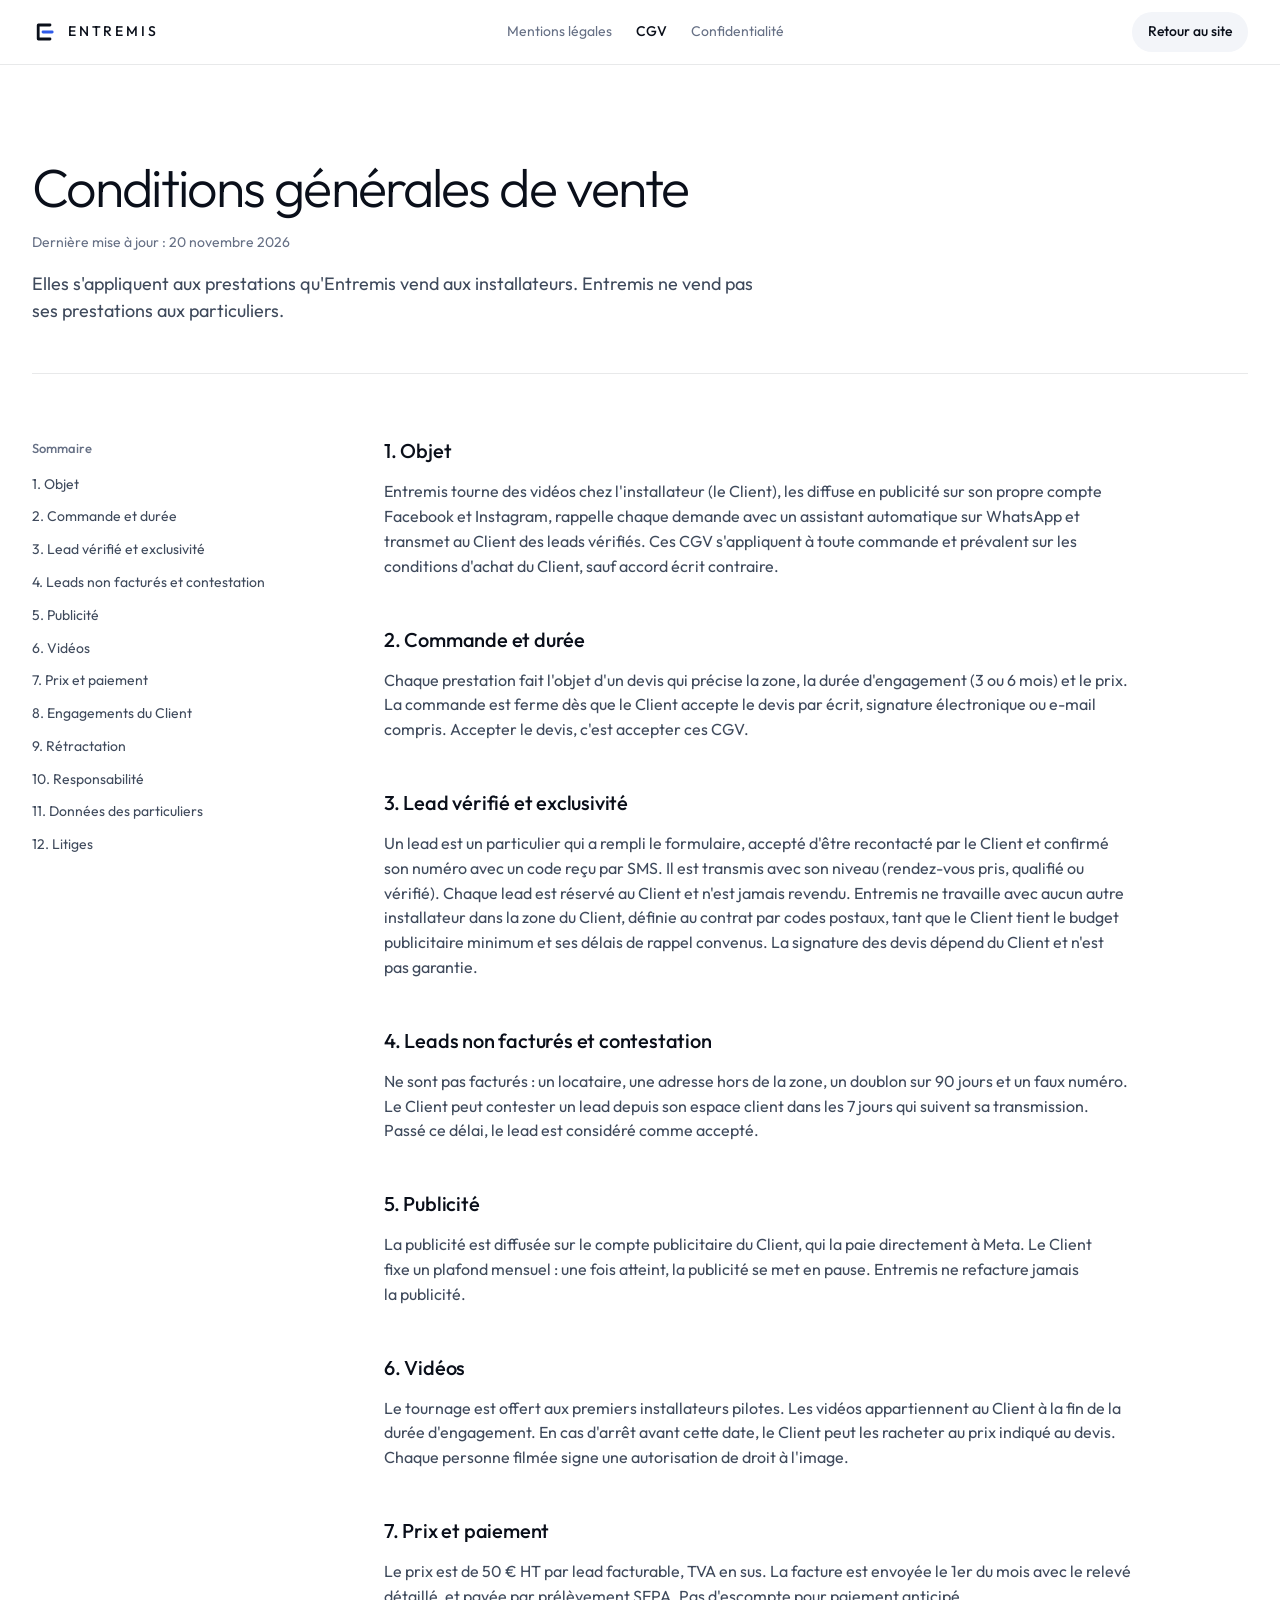
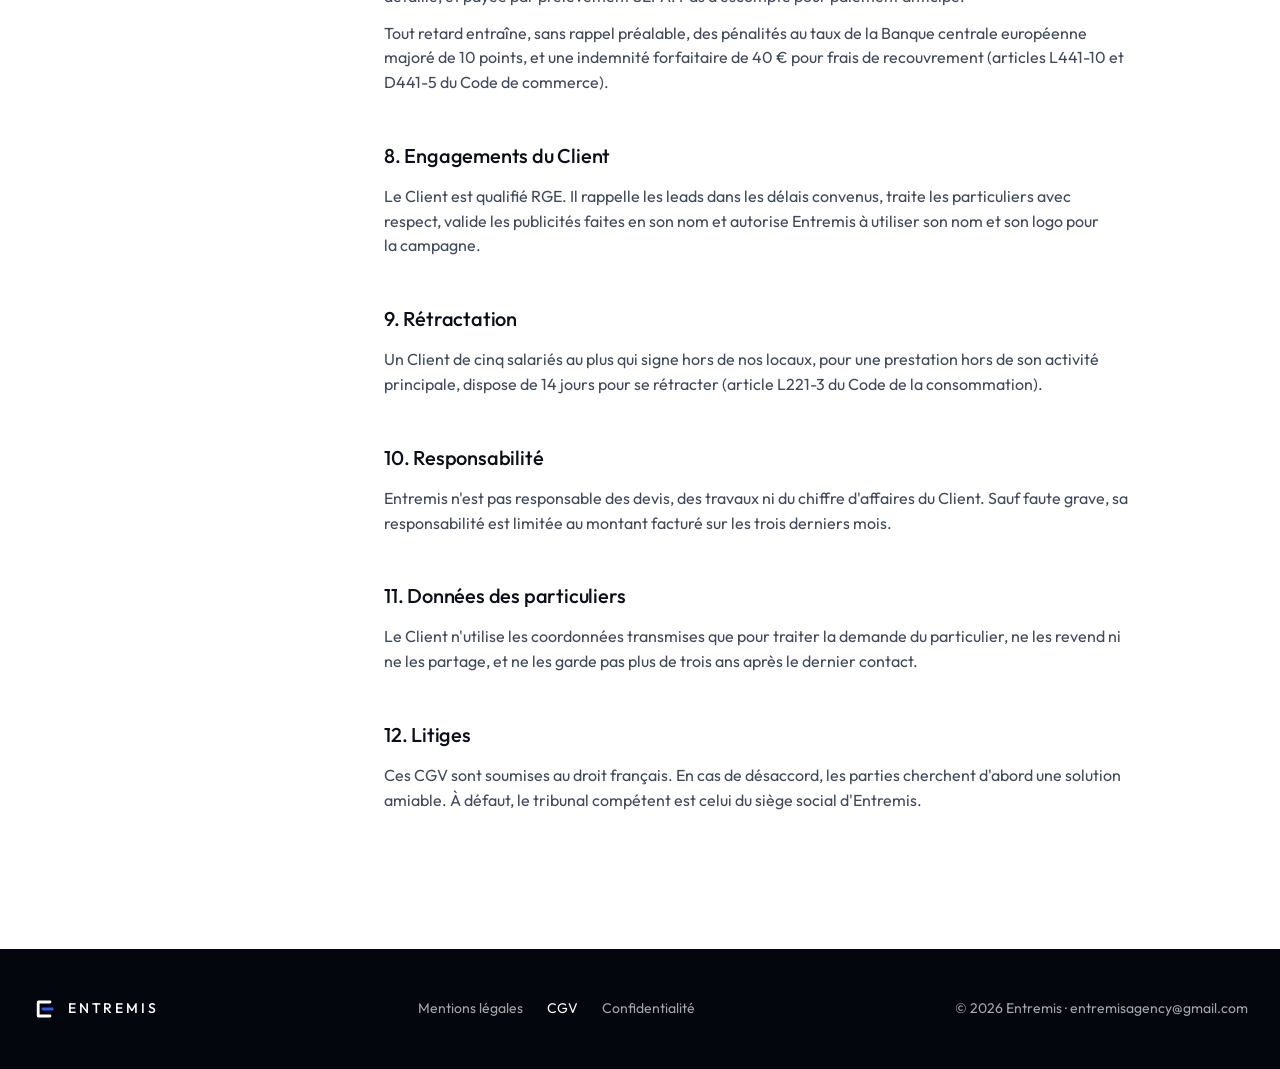
<file: cgv.html>
<!doctype html>
<html lang="fr">
<head>
<meta charset="utf-8">
<meta name="viewport" content="width=device-width, initial-scale=1, viewport-fit=cover">
<title>Conditions générales de vente · Entremis</title>
<meta name="description" content="Conditions générales de vente d'Entremis, réservées aux professionnels.">
<link rel="preconnect" href="https://fonts.googleapis.com">
<link rel="preconnect" href="https://fonts.gstatic.com" crossorigin>
<link rel="stylesheet" href="https://fonts.googleapis.com/css2?family=Outfit:wght@200;300;400;500&display=swap">
<link rel="stylesheet" href="tokens.css">
<link rel="stylesheet" href="legal.css">
<link rel="icon" href="img/favicon.svg" type="image/svg+xml">
<link rel="apple-touch-icon" href="img/apple-touch-icon.png">
</head>
<body>
<a class="skip" href="#texte">Aller au texte</a>
<header class="lg-top">
  <div class="wrap lg-top-in">
    <a class="logo" href="./" aria-label="Entremis, retour au site"><svg viewBox="0 0 120 120" aria-hidden="true"><path fill="currentColor" d="M24 26a8 8 0 0 1 8-8h58a7 7 0 0 1 0 14H38v56h52a7 7 0 0 1 0 14H32a8 8 0 0 1-8-8Z"/><rect x="48" y="53" width="60" height="14" rx="7" style="fill:var(--color-logo-bar)"/></svg><span>ENTREMIS</span></a>
    <nav class="lg-docs" aria-label="Documents légaux"><a href="mentions-legales.html">Mentions légales</a><a href="cgv.html" aria-current="page">CGV</a><a href="confidentialite.html">Confidentialité</a></nav>
    <a class="lg-back" href="./">Retour au site</a>
  </div>
</header>
<main class="wrap" id="texte">
  <div class="lg-head">
    <h1 class="t-display">Conditions générales de vente</h1>
    <p class="lg-meta">Dernière mise à jour&nbsp;: 20 novembre 2026</p>
    <p class="lg-intro">Elles s'appliquent aux prestations qu'Entremis vend aux installateurs. Entremis ne vend pas ses prestations aux particuliers.</p>
  </div>
  <div class="lg-body">
    <nav class="lg-toc" aria-label="Sommaire"><p>Sommaire</p><ol><li><a href="#objet">1. Objet</a></li><li><a href="#commande">2. Commande et durée</a></li><li><a href="#lead">3. Lead vérifié et exclusivité</a></li><li><a href="#non-factures">4. Leads non facturés et contestation</a></li><li><a href="#publicite">5. Publicité</a></li><li><a href="#videos">6. Vidéos</a></li><li><a href="#paiement">7. Prix et paiement</a></li><li><a href="#client">8. Engagements du Client</a></li><li><a href="#retractation">9. Rétractation</a></li><li><a href="#responsabilite">10. Responsabilité</a></li><li><a href="#donnees">11. Données des particuliers</a></li><li><a href="#litiges">12. Litiges</a></li></ol></nav>
    <div class="lg-text">
<section id="objet" aria-labelledby="t-objet"><h2 id="t-objet">1. Objet</h2>
<p>Entremis tourne des vidéos chez l'installateur (le Client), les diffuse en publicité sur son propre compte Facebook et Instagram, rappelle chaque demande avec un assistant automatique sur WhatsApp et transmet au Client des leads vérifiés. Ces CGV s'appliquent à toute commande et prévalent sur les conditions d'achat du Client, sauf accord écrit contraire.</p>
</section>
<section id="commande" aria-labelledby="t-commande"><h2 id="t-commande">2. Commande et durée</h2>
<p>Chaque prestation fait l'objet d'un devis qui précise la zone, la durée d'engagement (3 ou 6 mois) et le prix. La commande est ferme dès que le Client accepte le devis par écrit, signature électronique ou e-mail compris. Accepter le devis, c'est accepter ces CGV.</p>
</section>
<section id="lead" aria-labelledby="t-lead"><h2 id="t-lead">3. Lead vérifié et exclusivité</h2>
<p>Un lead est un particulier qui a rempli le formulaire, accepté d'être recontacté par le Client et confirmé son numéro avec un code reçu par SMS. Il est transmis avec son niveau (rendez-vous pris, qualifié ou vérifié). Chaque lead est réservé au Client et n'est jamais revendu. Entremis ne travaille avec aucun autre installateur dans la zone du Client, définie au contrat par codes postaux, tant que le Client tient le budget publicitaire minimum et ses délais de rappel convenus. La signature des devis dépend du Client et n'est pas garantie.</p>
</section>
<section id="non-factures" aria-labelledby="t-non-factures"><h2 id="t-non-factures">4. Leads non facturés et contestation</h2>
<p>Ne sont pas facturés&nbsp;: un locataire, une adresse hors de la zone, un doublon sur 90 jours et un faux numéro. Le Client peut contester un lead depuis son espace client dans les 7 jours qui suivent sa transmission. Passé ce délai, le lead est considéré comme accepté.</p>
</section>
<section id="publicite" aria-labelledby="t-publicite"><h2 id="t-publicite">5. Publicité</h2>
<p>La publicité est diffusée sur le compte publicitaire du Client, qui la paie directement à Meta. Le Client fixe un plafond mensuel&nbsp;: une fois atteint, la publicité se met en pause. Entremis ne refacture jamais la publicité.</p>
</section>
<section id="videos" aria-labelledby="t-videos"><h2 id="t-videos">6. Vidéos</h2>
<p>Le tournage est offert aux premiers installateurs pilotes. Les vidéos appartiennent au Client à la fin de la durée d'engagement. En cas d'arrêt avant cette date, le Client peut les racheter au prix indiqué au devis. Chaque personne filmée signe une autorisation de droit à l'image.</p>
</section>
<section id="paiement" aria-labelledby="t-paiement"><h2 id="t-paiement">7. Prix et paiement</h2>
<p>Le prix est de 50&nbsp;€ HT par lead facturable, TVA en sus. La facture est envoyée le 1er du mois avec le relevé détaillé, et payée par prélèvement SEPA. Pas d'escompte pour paiement anticipé.</p>
<p>Tout retard entraîne, sans rappel préalable, des pénalités au taux de la Banque centrale européenne majoré de 10 points, et une indemnité forfaitaire de 40&nbsp;€ pour frais de recouvrement (articles L441-10 et D441-5 du Code de commerce).</p>
</section>
<section id="client" aria-labelledby="t-client"><h2 id="t-client">8. Engagements du Client</h2>
<p>Le Client est qualifié RGE. Il rappelle les leads dans les délais convenus, traite les particuliers avec respect, valide les publicités faites en son nom et autorise Entremis à utiliser son nom et son logo pour la campagne.</p>
</section>
<section id="retractation" aria-labelledby="t-retractation"><h2 id="t-retractation">9. Rétractation</h2>
<p>Un Client de cinq salariés au plus qui signe hors de nos locaux, pour une prestation hors de son activité principale, dispose de 14 jours pour se rétracter (article L221-3 du Code de la consommation).</p>
</section>
<section id="responsabilite" aria-labelledby="t-responsabilite"><h2 id="t-responsabilite">10. Responsabilité</h2>
<p>Entremis n'est pas responsable des devis, des travaux ni du chiffre d'affaires du Client. Sauf faute grave, sa responsabilité est limitée au montant facturé sur les trois derniers mois.</p>
</section>
<section id="donnees" aria-labelledby="t-donnees"><h2 id="t-donnees">11. Données des particuliers</h2>
<p>Le Client n'utilise les coordonnées transmises que pour traiter la demande du particulier, ne les revend ni ne les partage, et ne les garde pas plus de trois ans après le dernier contact.</p>
</section>
<section id="litiges" aria-labelledby="t-litiges"><h2 id="t-litiges">12. Litiges</h2>
<p>Ces CGV sont soumises au droit français. En cas de désaccord, les parties cherchent d'abord une solution amiable. À défaut, le tribunal compétent est celui du siège social d'Entremis.</p>
</section>
    </div>
  </div>
</main>
<footer class="lg-foot">
  <div class="wrap lg-foot-in">
    <a class="logo" href="./" aria-label="Entremis, retour au site"><svg viewBox="0 0 120 120" aria-hidden="true"><path fill="currentColor" d="M24 26a8 8 0 0 1 8-8h58a7 7 0 0 1 0 14H38v56h52a7 7 0 0 1 0 14H32a8 8 0 0 1-8-8Z"/><rect x="48" y="53" width="60" height="14" rx="7" style="fill:var(--color-logo-bar)"/></svg><span>ENTREMIS</span></a>
    <nav aria-label="Documents légaux"><a href="mentions-legales.html">Mentions légales</a><a href="cgv.html" aria-current="page">CGV</a><a href="confidentialite.html">Confidentialité</a></nav>
    <span>© 2026 Entremis · <a href="mailto:entremisagency@gmail.com">entremisagency@gmail.com</a></span>
  </div>
</footer>
</body>
</html>
</file>
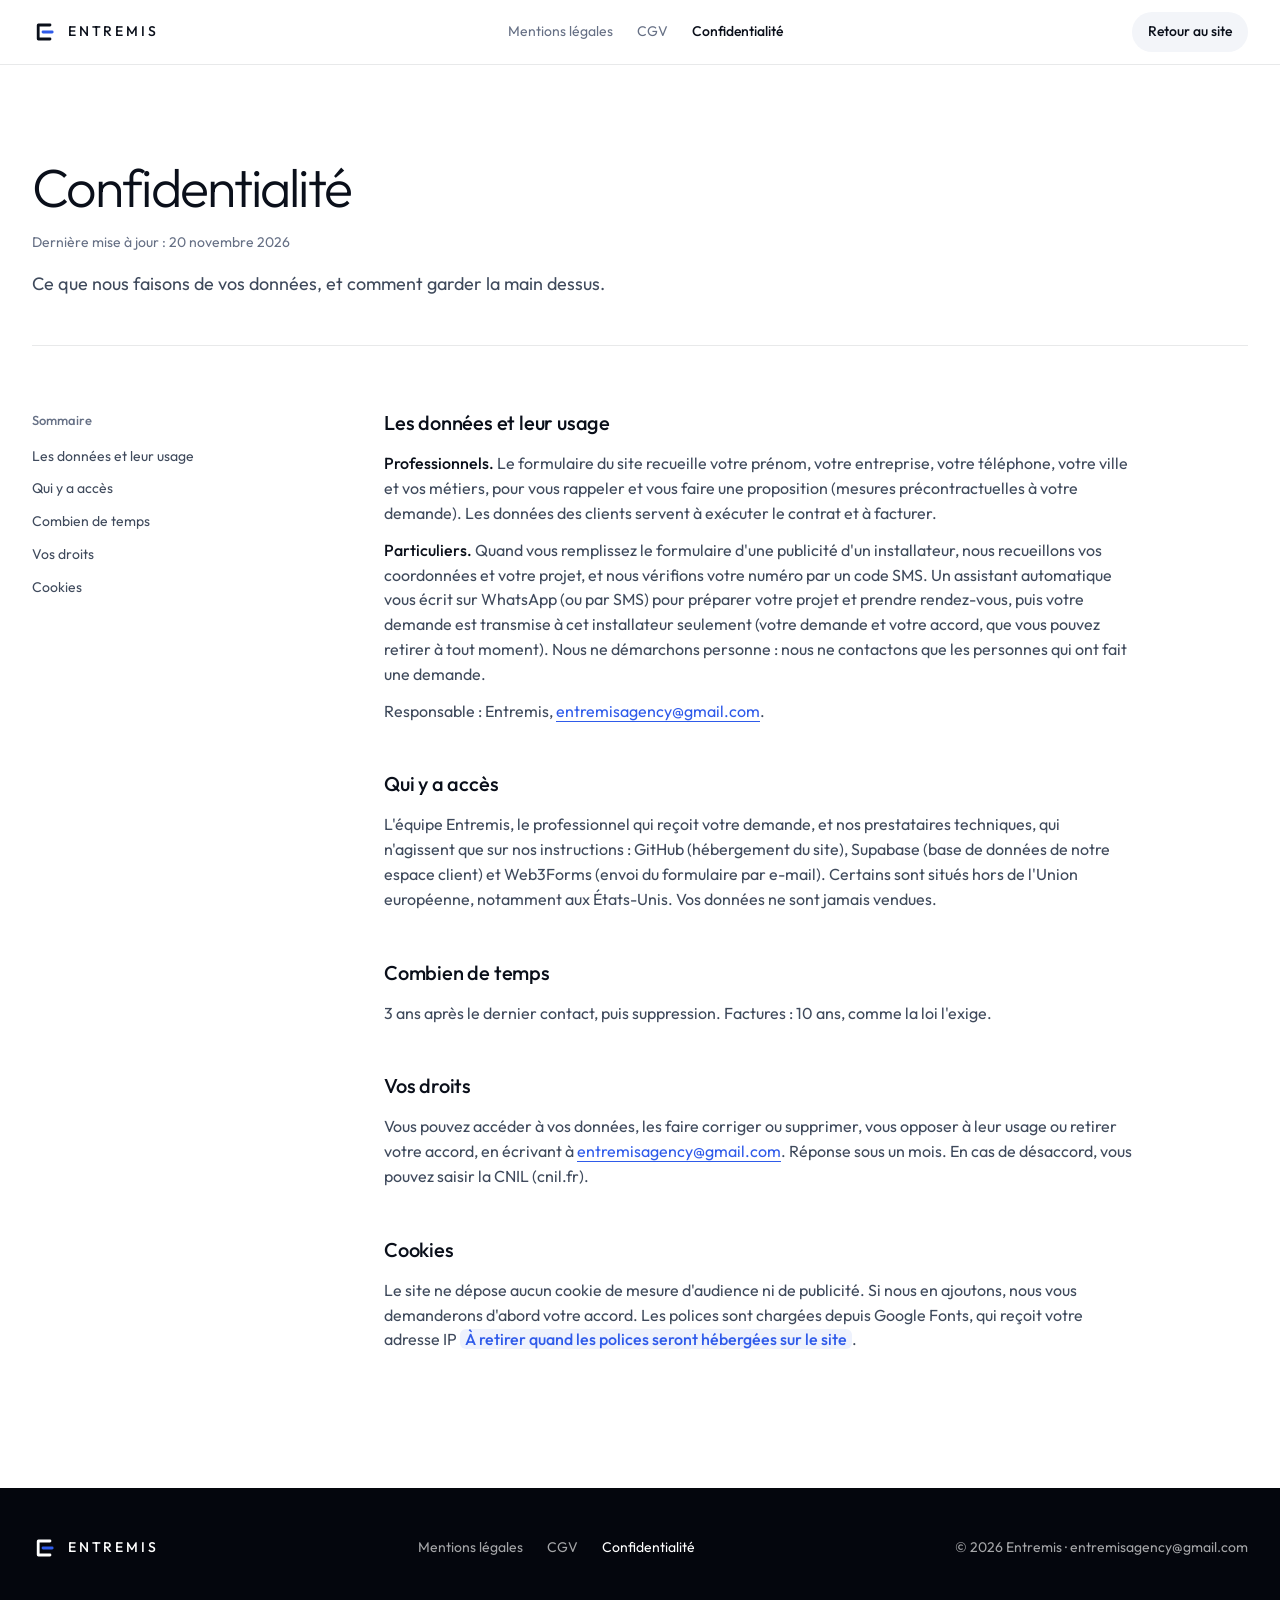
<file: confidentialite.html>
<!doctype html>
<html lang="fr">
<head>
<meta charset="utf-8">
<meta name="viewport" content="width=device-width, initial-scale=1, viewport-fit=cover">
<title>Confidentialité · Entremis</title>
<meta name="description" content="Comment Entremis utilise les données des professionnels et des particuliers, et comment exercer vos droits.">
<link rel="preconnect" href="https://fonts.googleapis.com">
<link rel="preconnect" href="https://fonts.gstatic.com" crossorigin>
<link rel="stylesheet" href="https://fonts.googleapis.com/css2?family=Outfit:wght@200;300;400;500&display=swap">
<link rel="stylesheet" href="tokens.css">
<link rel="stylesheet" href="legal.css">
<link rel="icon" href="img/favicon.svg" type="image/svg+xml">
<link rel="apple-touch-icon" href="img/apple-touch-icon.png">
</head>
<body>
<a class="skip" href="#texte">Aller au texte</a>
<header class="lg-top">
  <div class="wrap lg-top-in">
    <a class="logo" href="./" aria-label="Entremis, retour au site"><svg viewBox="0 0 120 120" aria-hidden="true"><path fill="currentColor" d="M24 26a8 8 0 0 1 8-8h58a7 7 0 0 1 0 14H38v56h52a7 7 0 0 1 0 14H32a8 8 0 0 1-8-8Z"/><rect x="48" y="53" width="60" height="14" rx="7" style="fill:var(--color-logo-bar)"/></svg><span>ENTREMIS</span></a>
    <nav class="lg-docs" aria-label="Documents légaux"><a href="mentions-legales.html">Mentions légales</a><a href="cgv.html">CGV</a><a href="confidentialite.html" aria-current="page">Confidentialité</a></nav>
    <a class="lg-back" href="./">Retour au site</a>
  </div>
</header>
<main class="wrap" id="texte">
  <div class="lg-head">
    <h1 class="t-display">Confidentialité</h1>
    <p class="lg-meta">Dernière mise à jour&nbsp;: 20 novembre 2026</p>
    <p class="lg-intro">Ce que nous faisons de vos données, et comment garder la main dessus.</p>
  </div>
  <div class="lg-body">
    <nav class="lg-toc" aria-label="Sommaire"><p>Sommaire</p><ol><li><a href="#donnees">Les données et leur usage</a></li><li><a href="#partage">Qui y a accès</a></li><li><a href="#durees">Combien de temps</a></li><li><a href="#droits">Vos droits</a></li><li><a href="#cookies">Cookies</a></li></ol></nav>
    <div class="lg-text">
<section id="donnees" aria-labelledby="t-donnees"><h2 id="t-donnees">Les données et leur usage</h2>
<p><strong>Professionnels.</strong> Le formulaire du site recueille votre prénom, votre entreprise, votre téléphone, votre ville et vos métiers, pour vous rappeler et vous faire une proposition (mesures précontractuelles à votre demande). Les données des clients servent à exécuter le contrat et à facturer.</p>
<p><strong>Particuliers.</strong> Quand vous remplissez le formulaire d'une publicité d'un installateur, nous recueillons vos coordonnées et votre projet, et nous vérifions votre numéro par un code SMS. Un assistant automatique vous écrit sur WhatsApp (ou par SMS) pour préparer votre projet et prendre rendez-vous, puis votre demande est transmise à cet installateur seulement (votre demande et votre accord, que vous pouvez retirer à tout moment). Nous ne démarchons personne&nbsp;: nous ne contactons que les personnes qui ont fait une demande.</p>
<p>Responsable&nbsp;: Entremis, <a href="mailto:entremisagency@gmail.com">entremisagency@gmail.com</a>.</p>
</section>
<section id="partage" aria-labelledby="t-partage"><h2 id="t-partage">Qui y a accès</h2>
<p>L'équipe Entremis, le professionnel qui reçoit votre demande, et nos prestataires techniques, qui n'agissent que sur nos instructions&nbsp;: GitHub (hébergement du site), Supabase (base de données de notre espace client) et Web3Forms (envoi du formulaire par e-mail). Certains sont situés hors de l'Union européenne, notamment aux États-Unis. Vos données ne sont jamais vendues.</p>
</section>
<section id="durees" aria-labelledby="t-durees"><h2 id="t-durees">Combien de temps</h2>
<p>3 ans après le dernier contact, puis suppression. Factures&nbsp;: 10 ans, comme la loi l'exige.</p>
</section>
<section id="droits" aria-labelledby="t-droits"><h2 id="t-droits">Vos droits</h2>
<p>Vous pouvez accéder à vos données, les faire corriger ou supprimer, vous opposer à leur usage ou retirer votre accord, en écrivant à <a href="mailto:entremisagency@gmail.com">entremisagency@gmail.com</a>. Réponse sous un mois. En cas de désaccord, vous pouvez saisir la CNIL (cnil.fr).</p>
</section>
<section id="cookies" aria-labelledby="t-cookies"><h2 id="t-cookies">Cookies</h2>
<p>Le site ne dépose aucun cookie de mesure d'audience ni de publicité. Si nous en ajoutons, nous vous demanderons d'abord votre accord. Les polices sont chargées depuis Google Fonts, qui reçoit votre adresse IP <mark class="todo">À retirer quand les polices seront hébergées sur le site</mark>.</p>
</section>
    </div>
  </div>
</main>
<footer class="lg-foot">
  <div class="wrap lg-foot-in">
    <a class="logo" href="./" aria-label="Entremis, retour au site"><svg viewBox="0 0 120 120" aria-hidden="true"><path fill="currentColor" d="M24 26a8 8 0 0 1 8-8h58a7 7 0 0 1 0 14H38v56h52a7 7 0 0 1 0 14H32a8 8 0 0 1-8-8Z"/><rect x="48" y="53" width="60" height="14" rx="7" style="fill:var(--color-logo-bar)"/></svg><span>ENTREMIS</span></a>
    <nav aria-label="Documents légaux"><a href="mentions-legales.html">Mentions légales</a><a href="cgv.html">CGV</a><a href="confidentialite.html" aria-current="page">Confidentialité</a></nav>
    <span>© 2026 Entremis · <a href="mailto:entremisagency@gmail.com">entremisagency@gmail.com</a></span>
  </div>
</footer>
</body>
</html>
</file>
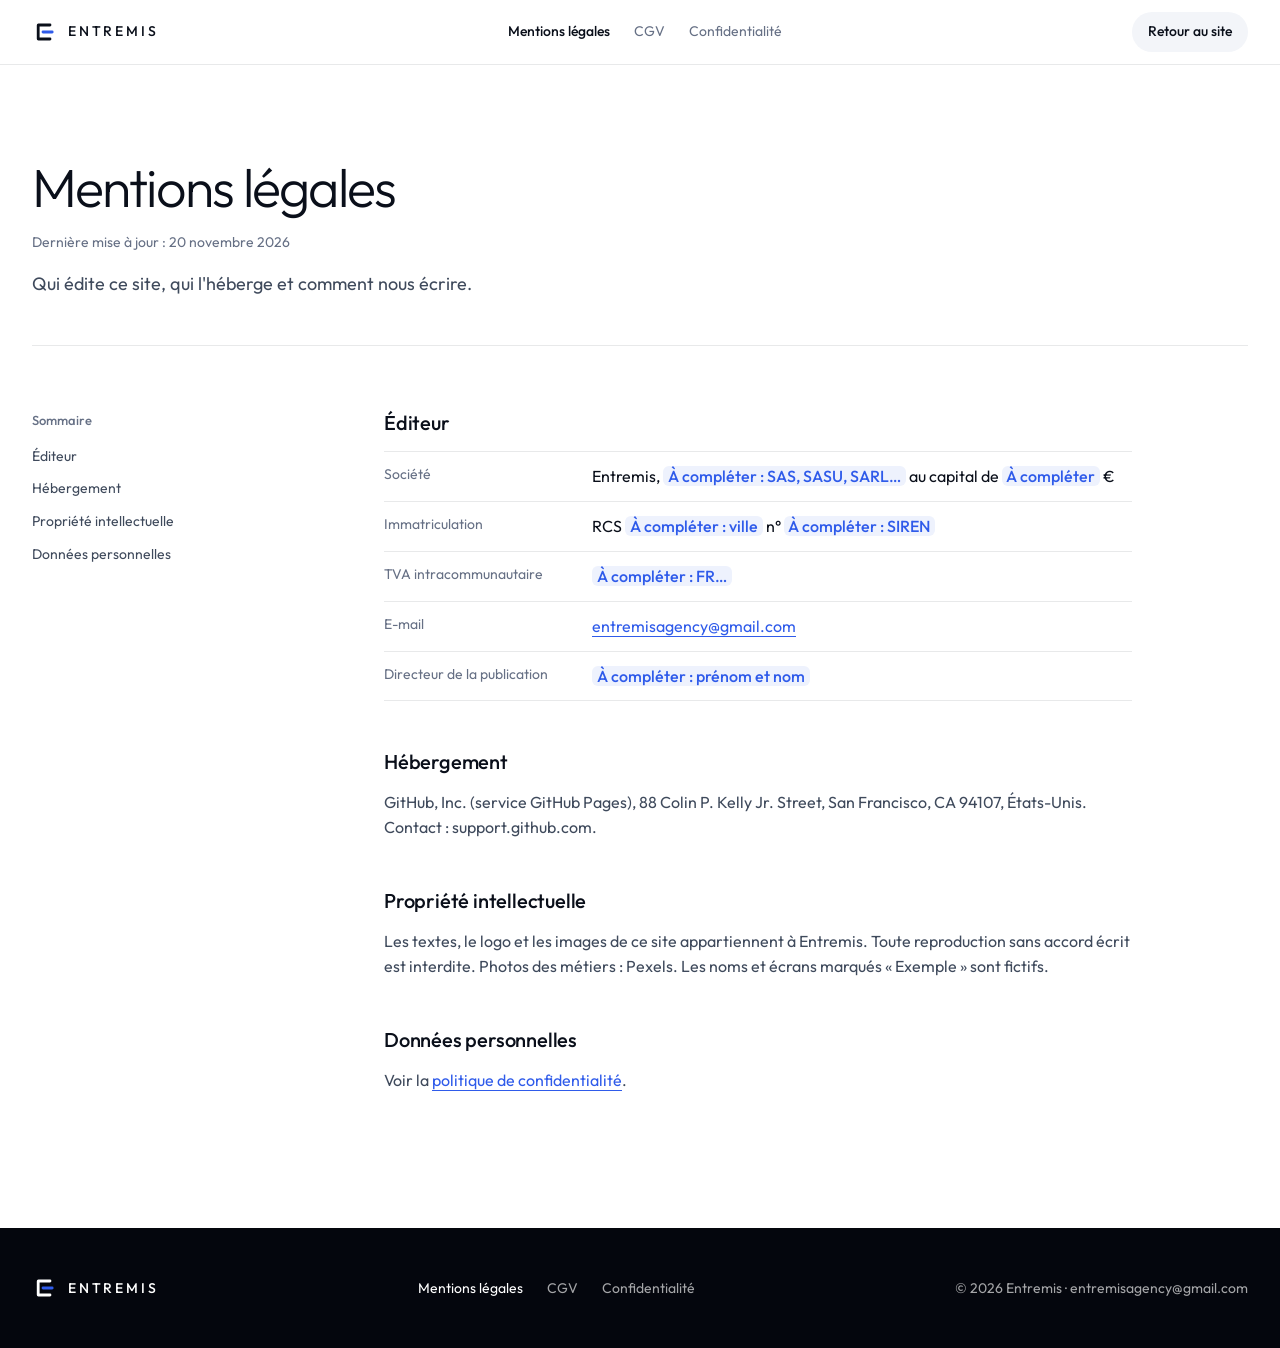
<file: mentions-legales.html>
<!doctype html>
<html lang="fr">
<head>
<meta charset="utf-8">
<meta name="viewport" content="width=device-width, initial-scale=1, viewport-fit=cover">
<title>Mentions légales · Entremis</title>
<meta name="description" content="Mentions légales du site Entremis : éditeur, directeur de la publication, hébergeur.">
<link rel="preconnect" href="https://fonts.googleapis.com">
<link rel="preconnect" href="https://fonts.gstatic.com" crossorigin>
<link rel="stylesheet" href="https://fonts.googleapis.com/css2?family=Outfit:wght@200;300;400;500&display=swap">
<link rel="stylesheet" href="tokens.css">
<link rel="stylesheet" href="legal.css">
<link rel="icon" href="img/favicon.svg" type="image/svg+xml">
<link rel="apple-touch-icon" href="img/apple-touch-icon.png">
</head>
<body>
<a class="skip" href="#texte">Aller au texte</a>
<header class="lg-top">
  <div class="wrap lg-top-in">
    <a class="logo" href="./" aria-label="Entremis, retour au site"><svg viewBox="0 0 120 120" aria-hidden="true"><path fill="currentColor" d="M24 26a8 8 0 0 1 8-8h58a7 7 0 0 1 0 14H38v56h52a7 7 0 0 1 0 14H32a8 8 0 0 1-8-8Z"/><rect x="48" y="53" width="60" height="14" rx="7" style="fill:var(--color-logo-bar)"/></svg><span>ENTREMIS</span></a>
    <nav class="lg-docs" aria-label="Documents légaux"><a href="mentions-legales.html" aria-current="page">Mentions légales</a><a href="cgv.html">CGV</a><a href="confidentialite.html">Confidentialité</a></nav>
    <a class="lg-back" href="./">Retour au site</a>
  </div>
</header>
<main class="wrap" id="texte">
  <div class="lg-head">
    <h1 class="t-display">Mentions légales</h1>
    <p class="lg-meta">Dernière mise à jour&nbsp;: 20 novembre 2026</p>
    <p class="lg-intro">Qui édite ce site, qui l'héberge et comment nous écrire.</p>
  </div>
  <div class="lg-body">
    <nav class="lg-toc" aria-label="Sommaire"><p>Sommaire</p><ol><li><a href="#editeur">Éditeur</a></li><li><a href="#hebergement">Hébergement</a></li><li><a href="#propriete">Propriété intellectuelle</a></li><li><a href="#donnees">Données personnelles</a></li></ol></nav>
    <div class="lg-text">
<section id="editeur" aria-labelledby="t-editeur"><h2 id="t-editeur">Éditeur</h2>
<dl class="lg-id">
<dt>Société</dt><dd>Entremis, <mark class="todo">À compléter&nbsp;: SAS, SASU, SARL…</mark> au capital de <mark class="todo">À compléter</mark>&nbsp;€</dd>
<dt>Immatriculation</dt><dd>RCS <mark class="todo">À compléter&nbsp;: ville</mark> n° <mark class="todo">À compléter&nbsp;: SIREN</mark></dd>
<dt>TVA intracommunautaire</dt><dd><mark class="todo">À compléter&nbsp;: FR…</mark></dd>
<dt>E-mail</dt><dd><a href="mailto:entremisagency@gmail.com">entremisagency@gmail.com</a></dd>
<dt>Directeur de la publication</dt><dd><mark class="todo">À compléter&nbsp;: prénom et nom</mark></dd>
</dl>
</section>
<section id="hebergement" aria-labelledby="t-hebergement"><h2 id="t-hebergement">Hébergement</h2>
<p>GitHub, Inc. (service GitHub Pages), 88 Colin P. Kelly Jr. Street, San Francisco, CA 94107, États-Unis. Contact&nbsp;: support.github.com.</p>
</section>
<section id="propriete" aria-labelledby="t-propriete"><h2 id="t-propriete">Propriété intellectuelle</h2>
<p>Les textes, le logo et les images de ce site appartiennent à Entremis. Toute reproduction sans accord écrit est interdite. Photos des métiers&nbsp;: Pexels. Les noms et écrans marqués «&nbsp;Exemple&nbsp;» sont fictifs.</p>
</section>
<section id="donnees" aria-labelledby="t-donnees"><h2 id="t-donnees">Données personnelles</h2>
<p>Voir la <a href="confidentialite.html">politique de confidentialité</a>.</p>
</section>
    </div>
  </div>
</main>
<footer class="lg-foot">
  <div class="wrap lg-foot-in">
    <a class="logo" href="./" aria-label="Entremis, retour au site"><svg viewBox="0 0 120 120" aria-hidden="true"><path fill="currentColor" d="M24 26a8 8 0 0 1 8-8h58a7 7 0 0 1 0 14H38v56h52a7 7 0 0 1 0 14H32a8 8 0 0 1-8-8Z"/><rect x="48" y="53" width="60" height="14" rx="7" style="fill:var(--color-logo-bar)"/></svg><span>ENTREMIS</span></a>
    <nav aria-label="Documents légaux"><a href="mentions-legales.html" aria-current="page">Mentions légales</a><a href="cgv.html">CGV</a><a href="confidentialite.html">Confidentialité</a></nav>
    <span>© 2026 Entremis · <a href="mailto:entremisagency@gmail.com">entremisagency@gmail.com</a></span>
  </div>
</footer>
</body>
</html>
</file>
<file: tokens.css>
/* Entremis — jetons du site vitrine, version 2 (20 nov. 2026).
   Source : DESIGN.md à la racine du projet. Ne rien écrire en dur dans les écrans. */

:root{
  color-scheme:light;

  /* ---------- Nuit : héros, carte des chiffres, pied de page ---------- */
  --color-space:#000000;                  /* même noir que l'image de l'éclipse */
  --color-nuit:#04060D;
  --color-nuit-trait:rgba(255,255,255,.14);
  --color-nuit-trait-fort:rgba(255,255,255,.32);
  --color-sur-nuit:#FFFFFF;
  --color-sur-nuit-2:rgba(255,255,255,.64);
  --color-sur-nuit-3:rgba(255,255,255,.56);

  /* ---------- Page blanche ---------- */
  --color-blanc:#FFFFFF;
  --color-gris-1:#F3F5F9;
  --color-gris-2:#E7ECF3;
  --color-trait:rgba(10,15,26,.09);
  --color-trait-fort:rgba(10,15,26,.16);
  --color-encre:#0A0F1A;
  --color-texte:#3F4A5C;
  --color-ton-2:#808999;                  /* deuxième ton des grands textes seulement (3,2:1 sur gris-1, 3,5:1 sur blanc) */
  --color-gris-texte:#667085;             /* petits textes discrets */

  /* ---------- Action : le bleu électrique ---------- */
  --color-action:#2F5BEA;
  --color-action-survol:#264DCC;
  --color-action-nuit:#3D6BFF;
  --color-sur-action:#FFFFFF;
  --color-action-voile:color-mix(in srgb,var(--color-action) 8%,var(--color-blanc));
  --color-logo-bar:var(--color-action);

  /* ---------- États (interface seulement) ---------- */
  /* Vert et orange profonds, texte blanc (Marc, 20 nov. 2026 : le fluo faisait « IA »). Mêmes teintes que la webapp. */
  --color-etat-ok:#0B8049;         /* Qualifié, Confirmée, Remplacée, coches : blanc dessus 5:1 */
  --color-etat-attente:#AD5D00;    /* Absente, Remplacement : blanc dessus 4,8:1 */
  --color-sur-etat:#FFFFFF;
  --color-erreur:#C2410C;

  /* ---------- Typo ---------- */
  --font:"Outfit","Helvetica Neue",Arial,sans-serif;
  --text-hero:clamp(42px,6.6vw,96px);
  --text-display:clamp(30px,4.2vw,60px);
  --text-statement:clamp(24px,2.9vw,40px);
  --text-number:clamp(56px,7vw,96px);
  --text-number-sm:clamp(48px,5.2vw,72px);
  --text-title:20px;
  --text-body-lg:18px;
  --text-body:16px;
  --text-small:14px;
  --text-caption:13px;
  --text-micro:12px;
  --text-button:15px;
  --weight-number:200;
  --weight-display:300;
  --weight-body:400;
  --weight-strong:500;
  --track-hero:-0.04em;
  --track-display:-0.035em;
  --track-statement:-0.025em;
  --track-number:-0.04em;
  --track-title:-0.01em;
  --leading-hero:.96;
  --leading-display:1.04;
  --leading-statement:1.2;
  --leading-title:1.25;
  --leading-body:1.55;

  /* ---------- Rayons ---------- */
  --radius-xs:6px;
  --radius-sm:10px;
  --radius-md:16px;
  --radius-lg:24px;
  --radius-xl:32px;
  --radius-sheet:40px;
  --radius-pill:999px;

  /* ---------- Écarts (base 4) ---------- */
  --space-1:4px; --space-2:8px; --space-3:12px; --space-4:16px; --space-5:24px;
  --space-6:32px; --space-7:48px; --space-8:64px; --space-9:96px;
  --space-section:136px;
  --container:1240px; --gutter:32px;
  --sheet-overlap:40px;

  /* ---------- Tailles de composants ---------- */
  --nav-h:64px; --button-h:48px; --button-h-sm:40px; --arrow-tile:40px; --arrow-tile-sm:32px;
  --icon:18px; --avatar:32px;

  /* ---------- Ombres (neutres, jamais colorées) ---------- */
  --shadow-ui:0 1px 2px rgba(10,15,26,.06),0 12px 32px -16px rgba(10,15,26,.22);
  --shadow-menu:0 24px 48px -24px rgba(10,15,26,.35);
  --drop-objet:drop-shadow(0 24px 28px rgba(10,15,26,.26));

  /* ---------- Mouvement ---------- */
  --ease:cubic-bezier(.2,.7,.2,1);
  --ease-out:cubic-bezier(.16,1,.3,1);
  --dur-fast:160ms;
  --dur-base:320ms;
  --dur-reveal:900ms;
  --dur-marquee:60s;
}

/* Téléphone : plus compact (demande de Marc, 20 nov. 2026) */
@media (max-width:560px){
  :root{
    --space-section:64px; --gutter:16px; --sheet-overlap:24px; --radius-sheet:24px;
    --radius-xl:24px; --radius-lg:20px;
    --text-title:18px; --text-body-lg:16px; --text-button:14px;
    --button-h:44px; --arrow-tile:34px;
  }
}
</file>
<file: legal.css>
/* Entremis — pages légales (mentions, CGV, confidentialité, cookies). Valeurs : tokens.css. Règles : DESIGN.md. */
*,*::before,*::after{box-sizing:border-box;margin:0;padding:0}
html{-webkit-text-size-adjust:100%;text-size-adjust:100%;scrollbar-color:var(--color-ton-2) var(--color-blanc)}
@media (prefers-reduced-motion:no-preference){html{scroll-behavior:smooth}}
body{background:var(--color-blanc);color:var(--color-texte);font:var(--weight-body) var(--text-body)/var(--leading-body) var(--font);-webkit-font-smoothing:antialiased;-moz-osx-font-smoothing:grayscale}
::selection{background:var(--color-action);color:var(--color-sur-action)}
a{color:var(--color-action);text-underline-offset:4px;text-decoration-thickness:1px}
:focus-visible{outline:2px solid var(--color-action);outline-offset:3px;border-radius:var(--radius-xs)}
.wrap{width:min(100% - 2 * var(--gutter),var(--container));margin-inline:auto}
.skip{position:fixed;top:var(--space-2);left:var(--space-2);z-index:100;padding:var(--space-2) var(--space-4);border-radius:var(--radius-pill);background:var(--color-encre);color:var(--color-blanc);font-size:var(--text-small);text-decoration:none;transform:translateY(-200%)}
.skip:focus{transform:none}
.icon{width:16px;height:16px;flex:none;stroke:currentColor;fill:none;stroke-width:1.5;stroke-linecap:round;stroke-linejoin:round}

/* Barre du haut */
.lg-top{position:sticky;top:0;z-index:10;background:color-mix(in srgb,var(--color-blanc) 90%,transparent);-webkit-backdrop-filter:saturate(1.6) blur(16px);backdrop-filter:saturate(1.6) blur(16px);box-shadow:0 1px 0 var(--color-trait)}
.lg-top-in{display:flex;align-items:center;gap:var(--space-6);height:var(--nav-h)}
.logo{display:inline-flex;align-items:center;gap:var(--space-3);color:var(--color-encre);text-decoration:none;font-weight:var(--weight-strong);font-size:var(--text-small);letter-spacing:.2em}
.logo svg{width:24px;height:24px}
.lg-docs{display:flex;gap:var(--space-5);margin-inline:auto}
.lg-docs a{font-size:var(--text-small);color:var(--color-gris-texte);text-decoration:none;transition:color var(--dur-fast) var(--ease)}
.lg-docs a:hover{color:var(--color-encre)}
.lg-docs a[aria-current="page"]{color:var(--color-encre);font-weight:var(--weight-strong)}
.lg-back{display:inline-flex;align-items:center;gap:var(--space-2);height:var(--button-h-sm);padding:0 var(--space-4);border-radius:var(--radius-pill);background:var(--color-gris-1);color:var(--color-encre);font-size:var(--text-small);font-weight:var(--weight-strong);text-decoration:none;white-space:nowrap;transition:background-color var(--dur-fast) var(--ease)}
.lg-back:hover{background:var(--color-gris-2)}

/* En-tête du document */
.lg-head{display:grid;gap:var(--space-4);padding:var(--space-9) 0 var(--space-7);border-bottom:1px solid var(--color-trait)}
.t-display{font-weight:var(--weight-display);font-size:var(--text-display);line-height:var(--leading-display);letter-spacing:var(--track-display);color:var(--color-encre);text-wrap:balance}
.lg-meta{font-size:var(--text-small);color:var(--color-gris-texte)}
.lg-intro{max-width:62ch;font-size:var(--text-body-lg);color:var(--color-texte);text-wrap:pretty}

/* Corps : sommaire à gauche, texte à droite */
.lg-body{display:grid;grid-template-columns:minmax(0,3fr) minmax(0,9fr);gap:var(--space-8);padding:var(--space-8) 0 var(--space-section)}
.lg-toc{position:sticky;top:calc(var(--nav-h) + var(--space-6));align-self:start}
.lg-toc p{margin-bottom:var(--space-3);font-size:var(--text-caption);font-weight:var(--weight-strong);color:var(--color-gris-texte)}
.lg-toc ol{display:grid;gap:var(--space-2);list-style:none}
.lg-toc a{font-size:var(--text-small);color:var(--color-texte);text-decoration:none;transition:color var(--dur-fast) var(--ease)}
.lg-toc a:hover{color:var(--color-action)}
.lg-text{max-width:68ch}
.lg-text section{padding-top:var(--space-7);scroll-margin-top:calc(var(--nav-h) + var(--space-4))}
.lg-text section:first-child{padding-top:0}
.lg-text h2{margin-bottom:var(--space-4);font-weight:var(--weight-strong);font-size:var(--text-title);line-height:var(--leading-title);letter-spacing:var(--track-title);color:var(--color-encre)}
.lg-text h3{margin:var(--space-5) 0 var(--space-2);font-weight:var(--weight-strong);font-size:var(--text-body);color:var(--color-encre)}
.lg-text p{text-wrap:pretty}
.lg-text p + p,.lg-text ul + p,.lg-text p + ul,.lg-text p + .lg-table-wrap,.lg-text .lg-table-wrap + p,.lg-text p + .lg-note,.lg-text ul + .lg-note{margin-top:var(--space-3)}
.lg-text ul{display:grid;gap:var(--space-2);list-style:none}
.lg-text ul li{position:relative;padding-left:var(--space-5)}
.lg-text ul li::before{content:"";position:absolute;left:var(--space-1);top:.78em;width:var(--space-2);height:1px;background:var(--color-ton-2)}
.lg-text strong{font-weight:var(--weight-strong);color:var(--color-encre)}
/* Fiche d'identité (mentions légales) */
.lg-id{display:grid;grid-template-columns:minmax(0,13em) minmax(0,1fr);border-top:1px solid var(--color-trait)}
.lg-id dt,.lg-id dd{padding:var(--space-3) 0;border-bottom:1px solid var(--color-trait)}
.lg-id dt{font-size:var(--text-small);color:var(--color-gris-texte)}
.lg-id dd{color:var(--color-encre)}
/* Tableaux (durées de conservation) */
.lg-table-wrap{overflow-x:auto}
.lg-table{width:100%;min-width:560px;border-collapse:collapse;font-size:var(--text-small)}
.lg-table th,.lg-table td{padding:var(--space-3) var(--space-4) var(--space-3) 0;text-align:left;vertical-align:top;border-bottom:1px solid var(--color-trait)}
.lg-table th{font-weight:var(--weight-strong);color:var(--color-gris-texte)}
.lg-table td:first-child{color:var(--color-encre);font-weight:var(--weight-strong)}
/* À compléter : repérable d'un coup d'œil, sans couleur criarde */
.todo{padding:0 .3em;border-radius:var(--radius-xs);background:var(--color-action-voile);color:var(--color-action);font-weight:var(--weight-strong);-webkit-box-decoration-break:clone;box-decoration-break:clone}
.lg-note{padding:var(--space-4) var(--space-5);border-radius:var(--radius-md);background:var(--color-gris-1);font-size:var(--text-small);color:var(--color-texte)}

/* Pied de page */
.lg-foot{padding:var(--space-7) 0;background:var(--color-nuit);color:var(--color-sur-nuit-2);font-size:var(--text-small)}
.lg-foot-in{display:flex;flex-wrap:wrap;align-items:center;justify-content:space-between;gap:var(--space-4) var(--space-6)}
.lg-foot .logo{color:var(--color-sur-nuit)}
.lg-foot nav{display:flex;flex-wrap:wrap;gap:var(--space-2) var(--space-5)}
.lg-foot a{color:var(--color-sur-nuit-2);text-decoration:none}
.lg-foot a:hover,.lg-foot a[aria-current="page"]{color:var(--color-sur-nuit)}

@media (max-width:800px){
  .lg-docs{display:none}
  .lg-top-in{justify-content:space-between}
  .lg-head{padding-top:var(--space-8)}
  .lg-body{grid-template-columns:1fr;gap:var(--space-6);padding-top:var(--space-6)}
  .lg-toc{position:static;padding:var(--space-4) var(--space-5);border-radius:var(--radius-md);background:var(--color-gris-1)}
  .lg-id{grid-template-columns:1fr}
  .lg-id dt{padding-bottom:0;border-bottom:0}
  .lg-id dd{padding-top:var(--space-1)}
}
@media print{
  .lg-top,.lg-toc,.lg-foot,.skip{display:none}
  .lg-body{display:block;padding:0}
  .lg-head{padding-top:0}
  a{color:inherit}
}
</file>
